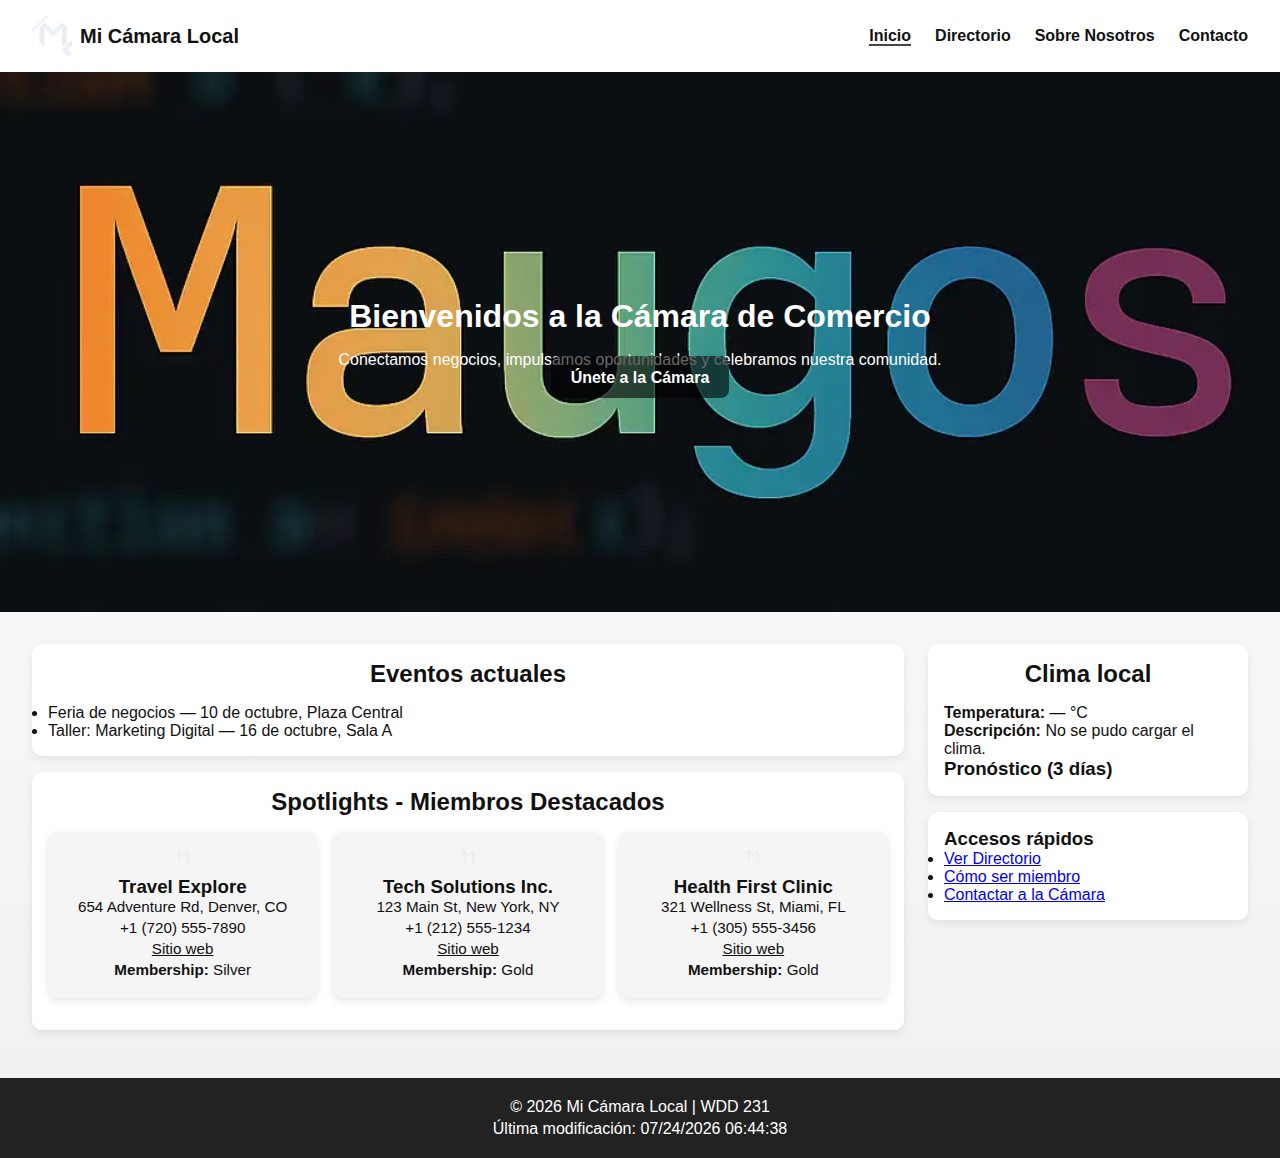
<file: chamber/index.html>
<!DOCTYPE html>
<html lang="es">
    <head>
        <meta charset="UTF-8">
        <meta name="viewport" content="width=device-width, initial-scale=1" />
      
        <title>Chamber of Commerce — Home</title>
        <meta name="description" content="Página principal de la Cámara de Comercio - eventos, noticias, clima y spotlights de empresas locales." />
        <meta name="author" content="Maugos" />
      
        <link rel="icon" type="image/png" href="images/maugos.png" />
      
        <meta property="og:title" content="Chamber of Commerce — Conectando negocios y comunidad" />
        <meta property="og:description" content="Descubre eventos, noticias y empresas locales destacadas en la Cámara de Comercio. Tu punto de conexión para crecer en comunidad." />
        <meta property="og:image" content="images/favicon-2.ico" />
        <meta property="og:url" content="https://maugos1813.github.io/wdd231/chamber/index.html" />
        <meta property="og:type" content="website" />
      
        <link rel="stylesheet" href="styles/directory.css" />
        <link rel="stylesheet" href="styles/index.css" />
      
        <script type="module" src="scripts/index.js"></script> 
      </head>
      
  <body>
    <header>
      <div class="logo">
        <img src="images/favicon-2.ico" alt="logo" />
        <span>Mi Cámara Local</span>
      </div>
      <nav>
        <ul>
          <li><a href="index.html" class="active">Inicio</a></li>
          <li><a href="directory.html">Directorio</a></li>
          <li><a href="about.html">Sobre Nosotros</a></li>
          <li><a href="contact.html">Contacto</a></li>
        </ul>
      </nav>
    </header>

    <main>
      <section class="hero" aria-labelledby="hero-title">
        <div>
          <h1 id="hero-title">Bienvenidos a la Cámara de Comercio</h1>
          <p>Conectamos negocios, impulsamos oportunidades y celebramos nuestra comunidad.</p>
          <p><a class="cta" href="join.html">Únete a la Cámara</a></p>
        </div>
      </section>

      <div class="container">
        <div class="main-grid">
          <div>
            <section class="events" aria-labelledby="events-title">
              <h2 id="events-title">Eventos actuales</h2>
              <ul id="events-list">
                <li>Feria de negocios — 10 de octubre, Plaza Central</li>
                <li>Taller: Marketing Digital — 16 de octubre, Sala A</li>
              </ul>
            </section>

            <section class="spotlights" aria-labelledby="spotlights-title">
              <h2 id="spotlights-title">Spotlights - Miembros Destacados</h2>
              <div id="spotlight-cards" class="spotlight-cards">
              </div>
            </section>
          </div>

          <aside>
            <section class="weather" aria-labelledby="weather-title">
              <h2 id="weather-title">Clima local</h2>
              <div id="weather-current">
                <p><strong>Temperatura:</strong> <span id="temp">—</span> °C</p>
                <p><strong>Descripción:</strong> <span id="desc">—</span></p>
              </div>
              <h3>Pronóstico (3 días)</h3>
              <ul id="forecast-list"></ul>
            </section>

            <section class="events">
              <h3>Accesos rápidos</h3>
              <ul>
                <li><a href="directory.html">Ver Directorio</a></li>
                <li><a href="join.html">Cómo ser miembro</a></li>
                <li><a href="contact.html">Contactar a la Cámara</a></li>
              </ul>
            </section>
          </aside>
        </div>
      </div>
    </main>

    <footer>
      <p>&copy; <span id="year"></span> Mi Cámara Local | WDD 231</p>
      <p>Última modificación: <span id="lastModified"></span></p>
    </footer>
  </body>
</html>
</file>
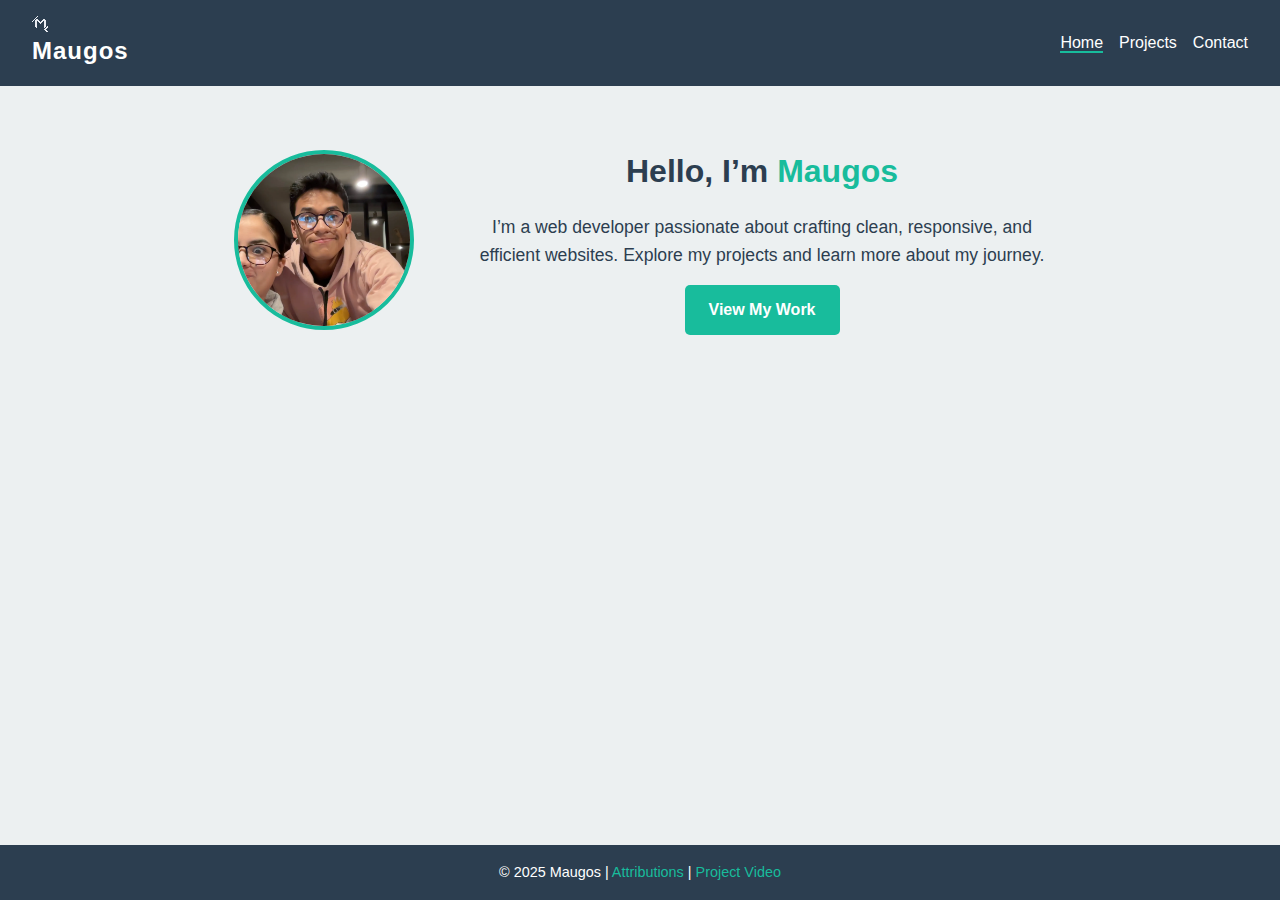
<file: project/index.html>
<!DOCTYPE html>
<html lang="en">
<head>
  <meta charset="UTF-8">
  <meta name="viewport" content="width=device-width, initial-scale=1.0">
  <meta name="description" content="Welcome to the personal portfolio of Maugos, a passionate web developer specialized in building modern, responsive, and user-centered web applications.">
  <meta name="author" content="Maugos">
  <meta property="og:title" content="Maugos | Web Developer Portfolio">
  <meta property="og:description" content="Explore my projects, skills, and contact details as a professional web developer.">
  <meta property="og:image" content="images/profile.webp">
  <title>Maugos | Web Developer Portfolio</title>
  <link rel="icon" href="images/favicon.ico">
  <link rel="stylesheet" href="styles/main.css">
  <script type="module" src="scripts/main.js"></script>

</head>

<body>
  <header>
    <nav class="navbar">
      <h1 class="logo"><img src="images/favicon-2.ico" alt="maugos icon">Maugos</h1>
      <button id="menu-toggle" aria-label="Open Menu">☰</button>
      <ul id="nav-links">
        <li><a href="index.html" class="active">Home</a></li>
        <li><a href="projects.html">Projects</a></li>
        <li><a href="contact.html">Contact</a></li>
      </ul>
    </nav>
  </header>

  <main>
    <section class="hero">
      <img src="images/mauro-2.webp" alt="Photo of Maugos" class="profile-pic">
      <div>
        <h2>Hello, I’m <span class="highlight">Maugos</span></h2>
        <p>I’m a web developer passionate about crafting clean, responsive, and efficient websites. Explore my projects and learn more about my journey.</p>
        <a href="projects.html" class="btn">View My Work</a>
      </div>
    </section>
  </main>

  <footer>
    <p>&copy; 2025 Maugos | <a href="attributions.html">Attributions</a> | 
      <a href="https://youtu.be/your-video-link" target="_blank">Project Video</a>
    </p>
  </footer>
</body>
</html>
</file>
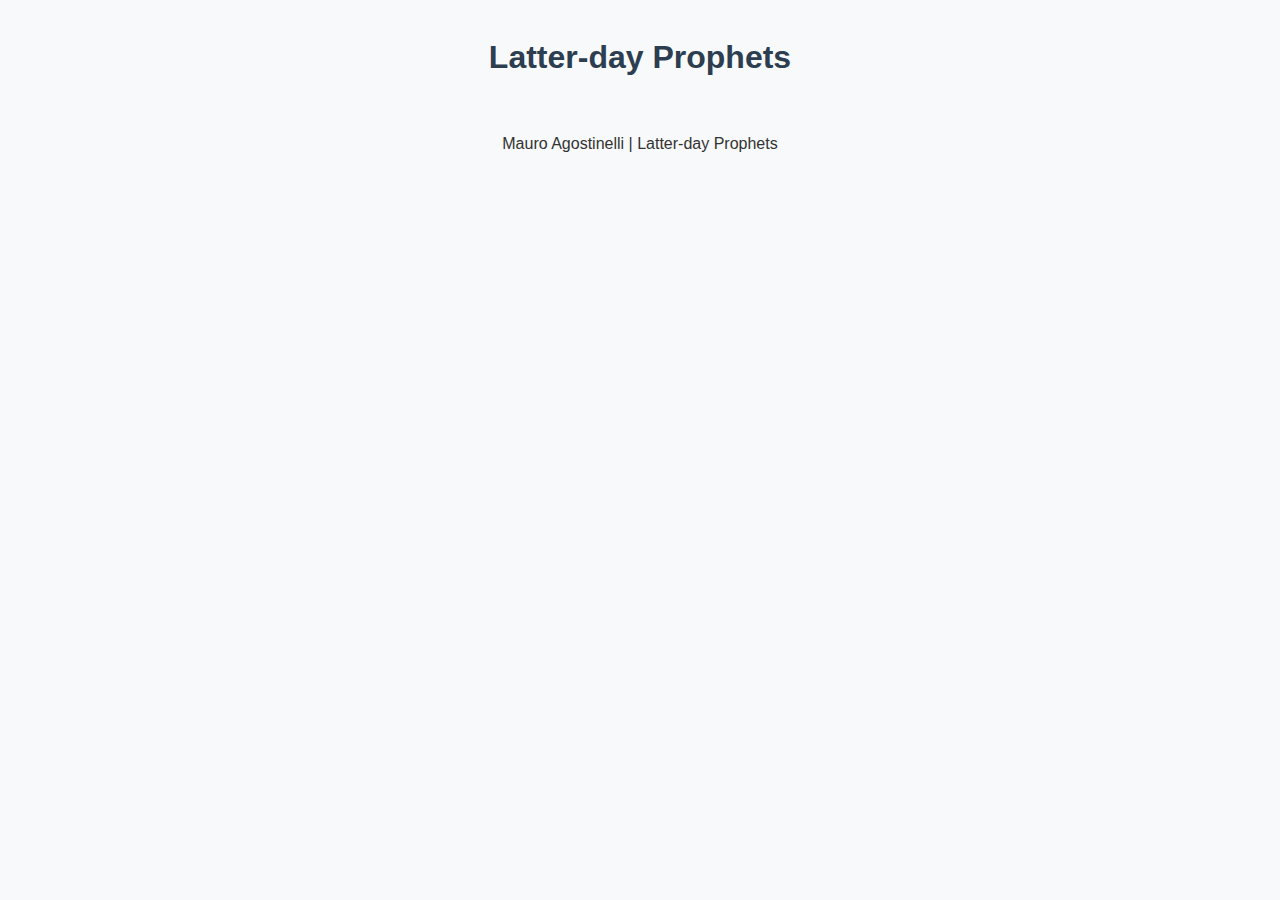
<file: prophets.html>
<!DOCTYPE html>
<html lang="en">
  <head>
    <meta charset="UTF-8">
    <meta name="viewport" content="width=device-width, initial-scale=1.0">
    <title>Latter-day Prophets</title>
    <meta name="description" content="Información sobre los profetas de los Santos de los Últimos Días (Latter-day Prophets).">
    <meta name="keywords" content="profetas, latter-day, iglesia, historia, líderes, mormonismo">
    <meta name="author" content="Mauro Agostinelli">
    <link rel="icon" type="image/png" href="images/favicon.ico">
    <meta property="og:title" content="Latter-day Prophets">
    <meta property="og:description" content="Conoce a los profetas de los Santos de los Últimos Días.">
    <meta property="og:type" content="website">
    <meta property="og:url" content="https://tusitio.com/prophets">
    <meta property="og:image" content="https://tusitio.com/images/prophets-og.jpg">
    <meta name="twitter:card" content="summary_large_image">
    <meta name="twitter:title" content="Latter-day Prophets">
    <meta name="twitter:description" content="Conoce a los profetas de los Santos de los Últimos Días.">
    <meta name="twitter:image" content="https://tusitio.com/images/prophets-og.jpg">
    <link rel="stylesheet" href="styles/prophets.css">
    <script src="scripts/prophets.js" defer></script>
  </head>
  
<body>
  <header>
    <h1>Latter-day Prophets</h1>
  </header>
  <main>
    <div id="cards"></div>
  </main>
  <footer>
    Mauro Agostinelli | Latter-day Prophets
  </footer>
</body>
</html>
</file>
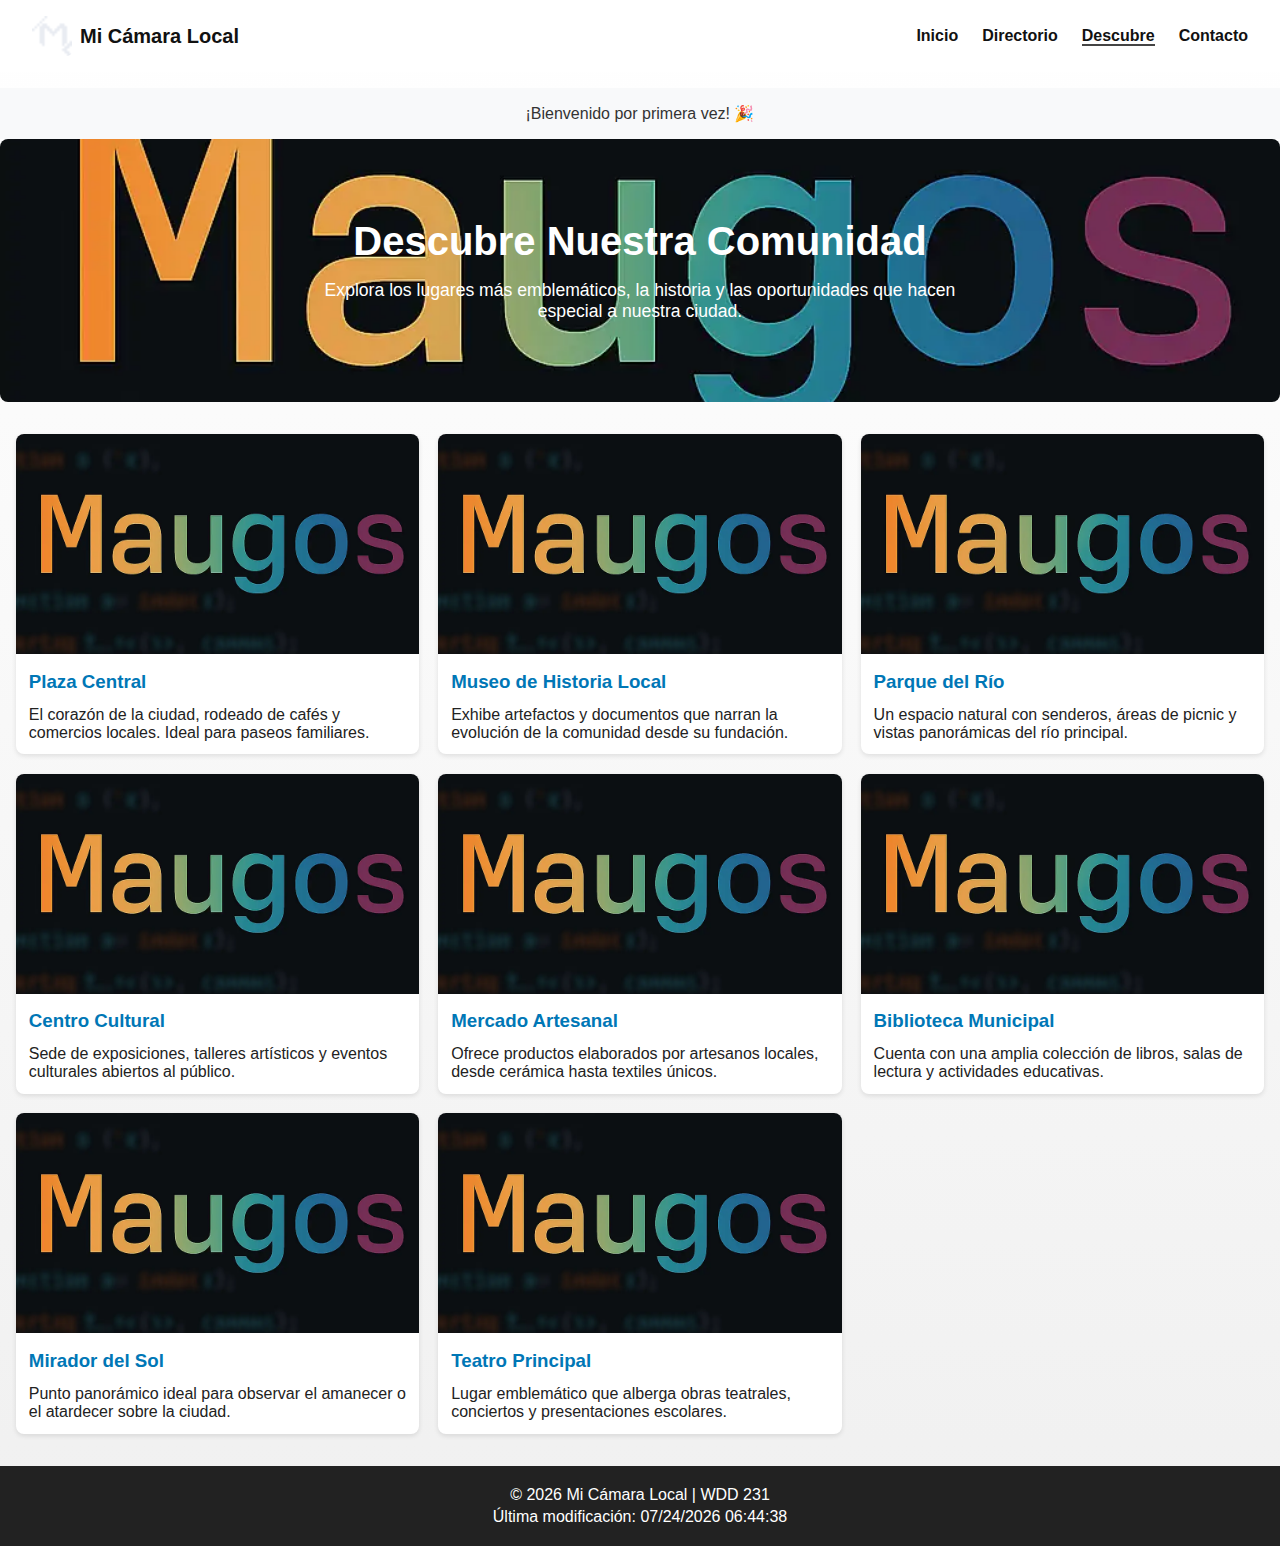
<file: chamber/discover.html>
<!DOCTYPE html>
<html lang="es">
  <head>
    <meta charset="UTF-8" />
    <meta name="viewport" content="width=device-width, initial-scale=1" />
    <title>Chamber of Commerce — Discover</title>

    <meta
      name="description"
      content="Descubre la comunidad local, sus lugares destacados, historia y oportunidades en la Cámara de Comercio."
    />
    <meta name="author" content="Maugos" />

    <link rel="icon" type="image/png" href="images/favicon-2.ico" />

    <meta
      property="og:title"
      content="Chamber of Commerce — Descubre Nuestra Comunidad"
    />
    <meta
      property="og:description"
      content="Explora los lugares más importantes y la historia de nuestra comunidad local."
    />
    <meta
      property="og:image"
      content="https://maugos1813.github.io/wdd231/chamber/images/maugos.png"
    />
    <meta
      property="og:url"
      content="https://maugos1813.github.io/wdd231/chamber/discover.html"
    />
    <meta property="og:type" content="website" />

    <link
      rel="preload"
      as="style"
      href="https://fonts.googleapis.com/css2?family=Roboto:wght@400;500;700&display=swap"
    />
    <link
      rel="stylesheet"
      href="https://fonts.googleapis.com/css2?family=Roboto:wght@400;500;700&display=swap"
    />

    <link rel="stylesheet" href="styles/index.css" />
    <link rel="stylesheet" href="styles/discover.css" />

    <script type="module" src="scripts/discover.js"></script>
  </head>

  <body>
    <header>
      <div class="logo">
        <img src="images/favicon-2.ico" alt="logo" />
        <span>Mi Cámara Local</span>
      </div>
      <button class="nav-toggle" aria-label="Abrir menú">☰</button>

      <nav>
        <ul>
          <li><a href="index.html">Inicio</a></li>
          <li><a href="directory.html">Directorio</a></li>
          <li><a href="discover.html" class="active">Descubre</a></li>
          <li><a href="join.html">Contacto</a></li>
        </ul>
      </nav>
    </header>

    <main>
      <section class="visit-section">
        <p id="visit-message" class="visit-message"></p>
      </section>

      <section class="discover-hero">
        <h1>Descubre Nuestra Comunidad</h1>
        <p>
          Explora los lugares más emblemáticos, la historia y las oportunidades
          que hacen especial a nuestra ciudad.
        </p>
      </section>

      <section class="discover-container">
     
      </section>
    </main>

    <footer>
      <p>&copy; <span id="year"></span> Mi Cámara Local | WDD 231</p>
      <p>Última modificación: <span id="lastModified"></span></p>
    </footer>
  </body>
</html>
</file>
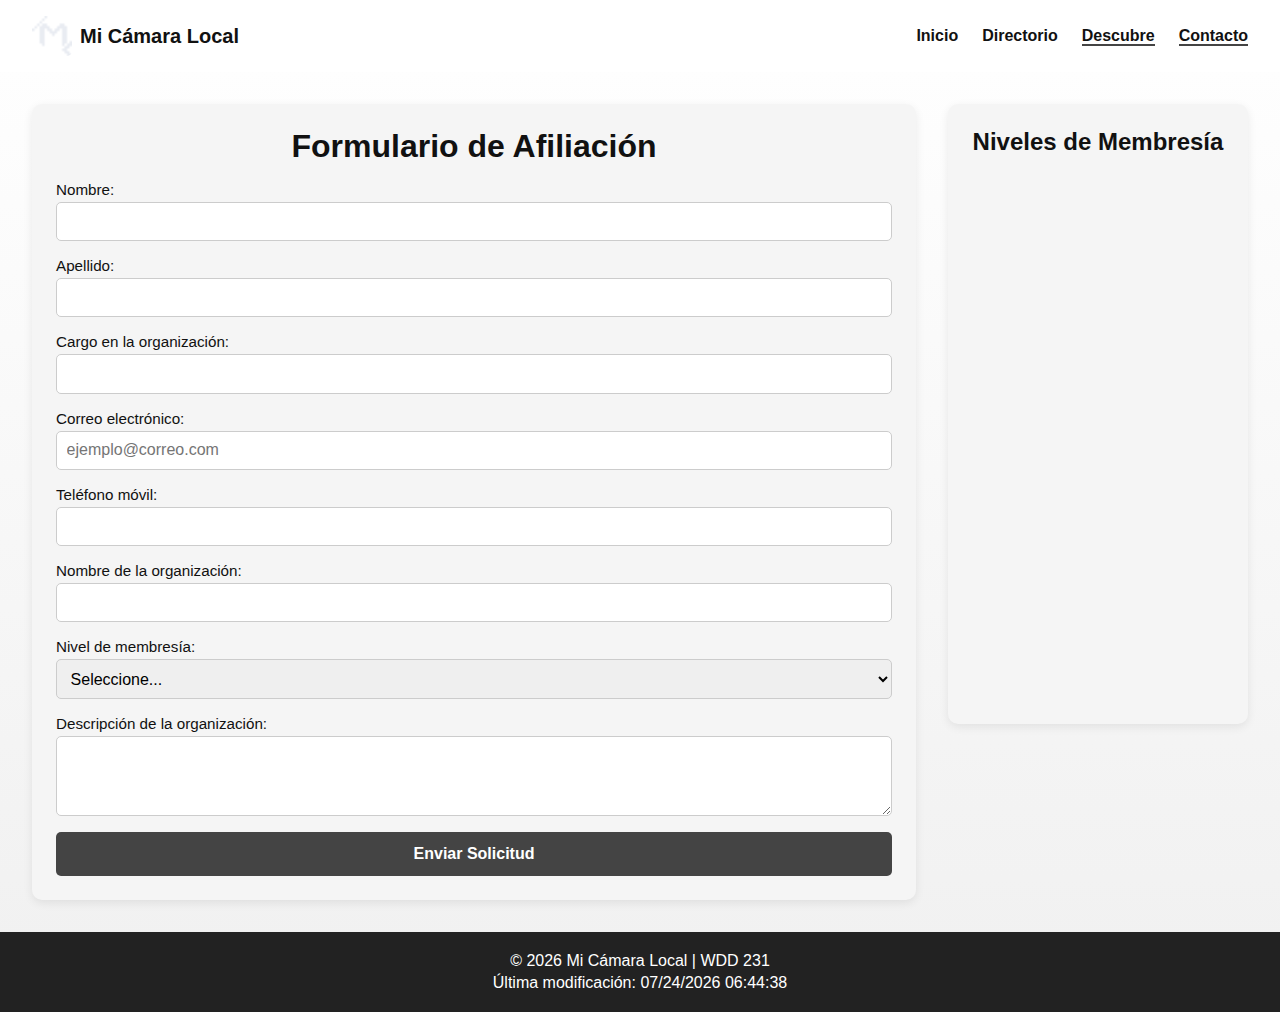
<file: chamber/join.html>
<!DOCTYPE html>
<html lang="es">
<head>
  <meta charset="UTF-8">
  <meta name="viewport" content="width=device-width, initial-scale=1" />
  <title>Chamber of Commerce — Afiliación</title>
  <meta name="description" content="Formulario de afiliación a la Cámara de Comercio.">
  <meta name="author" content="Maugos">

  <link rel="icon" href="images/favicon-2.ico">
  <link rel="preload" as="style" href="https://fonts.googleapis.com/css2?family=Roboto:wght@400;500;700&display=swap">
  <link rel="stylesheet" href="https://fonts.googleapis.com/css2?family=Roboto:wght@400;500;700&display=swap">
  <link rel="stylesheet" href="styles/join.css">

  <script src="scripts/join.js" defer></script>
</head>

<body>
  <header>
    <div class="logo">
      <img src="images/favicon-2.ico" alt="Logo Cámara de Comercio">
      <span>Mi Cámara Local</span>
    </div>
    <button class="nav-toggle" aria-label="Abrir menú">☰</button>
    <nav>
      <ul>
        <li><a href="index.html">Inicio</a></li>
        <li><a href="directory.html">Directorio</a></li>
        <li><a href="discover.html" class="active">Descubre</a></li>
        <li><a href="join.html" class="active">Contacto</a></li>
      </ul>
    </nav>
  </header>

  <main>
    <section class="join-form">
      <h1>Formulario de Afiliación</h1>
      <form method="get" action="thankyou.html">
        <label>Nombre:
          <input type="text" name="fname" required autocomplete="given-name" title="Ingrese su nombre">
        </label>

        <label>Apellido:
          <input type="text" name="lname" required autocomplete="family-name" title="Ingrese su apellido">
        </label>

        <label>Cargo en la organización:
          <input type="text" name="orgtitle" pattern="[A-Za-zÀ-ÿ\s-]{7,}" title="Mínimo 7 caracteres. Solo letras, guiones y espacios." autocomplete="organization-title">
        </label>

        <label>Correo electrónico:
          <input type="email" name="email" placeholder="ejemplo@correo.com" required autocomplete="email" title="Ingrese su correo electrónico">
        </label>

        <label>Teléfono móvil:
          <input type="tel" name="phone" required autocomplete="tel"
                 pattern="^\+?\d{7,15}$"
                 title="Ingrese un número válido (7-15 dígitos, puede iniciar con +)">
        </label>

        <label>Nombre de la organización:
          <input type="text" name="organization" required autocomplete="organization" title="Ingrese el nombre de la organización">
        </label>

        <label>Nivel de membresía:
          <select name="membership" required title="Seleccione un nivel de membresía">
            <option value="">Seleccione...</option>
            <option value="np">NP Membership (sin costo)</option>
            <option value="bronze">Bronze Membership</option>
            <option value="silver">Silver Membership</option>
            <option value="gold">Gold Membership</option>
          </select>
        </label>

        <label>Descripción de la organización:
          <textarea name="description" title="Descripción de la organización"></textarea>
        </label>

        <input type="hidden" name="timestamp" id="timestamp">

        <input type="submit" value="Enviar Solicitud">
      </form>
    </section>

    <section class="membership-cards">
      <h2>Niveles de Membresía</h2>
      <div class="cards-container">
        <div class="card" data-modal="modal-np">
          <h3>NP Membership</h3>
          <p>Sin costo. Ideal para organizaciones sin fines de lucro.</p>
          <button type="button">Más información</button>
        </div>
        <div class="card" data-modal="modal-bronze">
          <h3>Bronze Membership</h3>
          <p>Beneficios iniciales para pequeñas empresas.</p>
          <button type="button">Más información</button>
        </div>
        <div class="card" data-modal="modal-silver">
          <h3>Silver Membership</h3>
          <p>Mayor visibilidad y acceso a eventos.</p>
          <button type="button">Más información</button>
        </div>
        <div class="card" data-modal="modal-gold">
          <h3>Gold Membership</h3>
          <p>Todos los beneficios y máxima exposición.</p>
          <button type="button">Más información</button>
        </div>
      </div>
    </section>

    <div id="modal-np" class="modal" role="dialog" aria-hidden="true">
      <div class="modal-content">
        <h3>NP Membership</h3>
        <p>Afiliación gratuita para ONGs y asociaciones comunitarias.</p>
        <button type="button" class="close">Cerrar</button>
      </div>
    </div>

    <div id="modal-bronze" class="modal" role="dialog" aria-hidden="true">
      <div class="modal-content">
        <h3>Bronze Membership</h3>
        <ul>
          <li>Acceso básico a eventos</li>
          <li>Boletín mensual</li>
        </ul>
        <button type="button" class="close">Cerrar</button>
      </div>
    </div>

    <div id="modal-silver" class="modal" role="dialog" aria-hidden="true">
      <div class="modal-content">
        <h3>Silver Membership</h3>
        <ul>
          <li>Eventos + descuentos</li>
          <li>Publicidad en la página principal</li>
        </ul>
        <button type="button" class="close">Cerrar</button>
      </div>
    </div>

    <div id="modal-gold" class="modal" role="dialog" aria-hidden="true">
      <div class="modal-content">
        <h3>Gold Membership</h3>
        <ul>
          <li>Todos los beneficios de Silver</li>
          <li>Spotlight en la home</li>
          <li>Entrenamientos exclusivos</li>
        </ul>
        <button type="button" class="close">Cerrar</button>
      </div>
    </div>
  </main>

  <footer>
    <p>&copy; <span id="year"></span> Mi Cámara Local | WDD 231</p>
    <p>Última modificación: <span id="lastModified"></span></p>
  </footer>
</body>
</html>
</file>
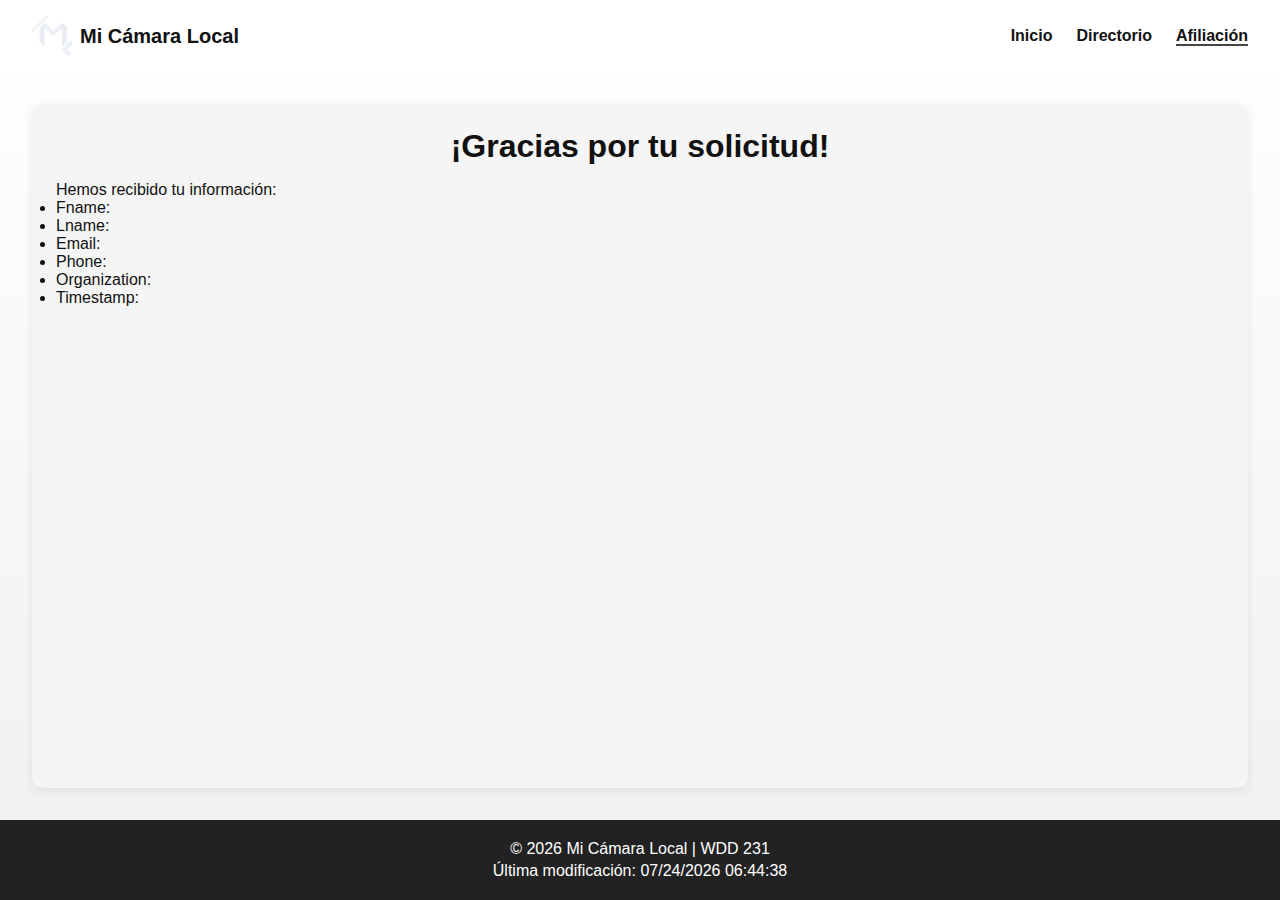
<file: chamber/thankyou.html>
<!DOCTYPE html>
<html lang="es">
<head>
  <meta charset="UTF-8">
  <meta name="viewport" content="width=device-width, initial-scale=1.0">
  <title>Gracias por Afiliarte</title>
  <link rel="stylesheet" href="styles/join.css">
  <script src="scripts/thankyou.js" defer></script>
</head>
<body>
  <header>
    <div class="logo">
      <img src="images/favicon-2.ico" alt="Logo Cámara de Comercio">
      <span>Mi Cámara Local</span>
    </div>
    <nav>
      <ul>
        <li><a href="index.html">Inicio</a></li>
        <li><a href="directory.html">Directorio</a></li>
        <li><a href="join.html" class="active">Afiliación</a></li>
      </ul>
    </nav>
  </header>

  <main>
    <section class="join-form">
      <h1>¡Gracias por tu solicitud!</h1>
      <p>Hemos recibido tu información:</p>
      <ul id="submitted-info"></ul>
    </section>
  </main>

  <footer>
    <p>&copy; <span id="year"></span> Mi Cámara Local | WDD 231</p>
    <p>Última modificación: <span id="lastModified"></span></p>
  </footer>

</body>
</html>
</file>
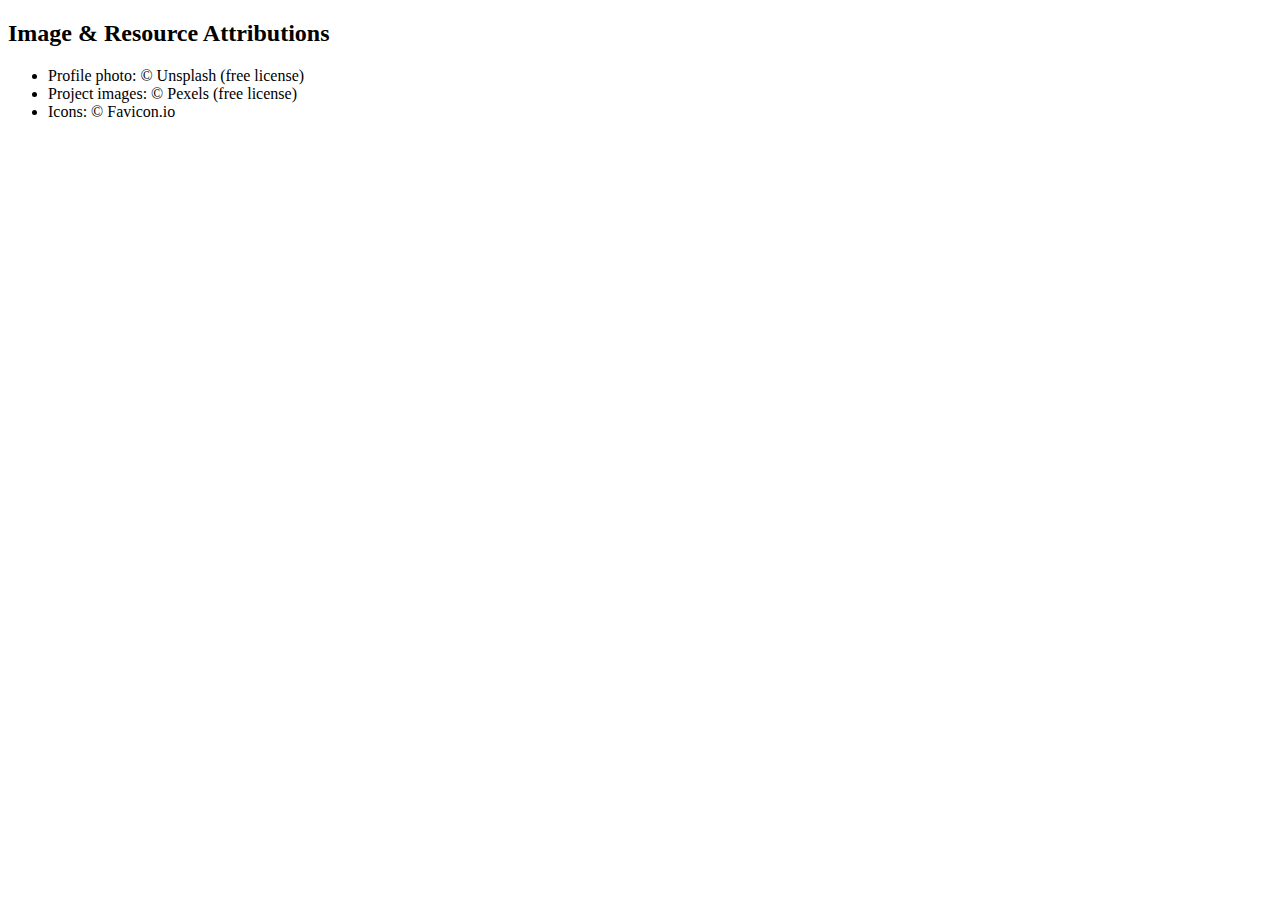
<file: project/attributions.html>
<!DOCTYPE html>
<html lang="en">
<head>
  <meta charset="UTF-8">
  <meta name="viewport" content="width=device-width, initial-scale=1.0">
  <title>Attributions</title>
</head>
<body>
  <h2>Image & Resource Attributions</h2>
  <ul>
    <li>Profile photo: © Unsplash (free license)</li>
    <li>Project images: © Pexels (free license)</li>
    <li>Icons: © Favicon.io</li>
  </ul>
</body>
</html>
</file>
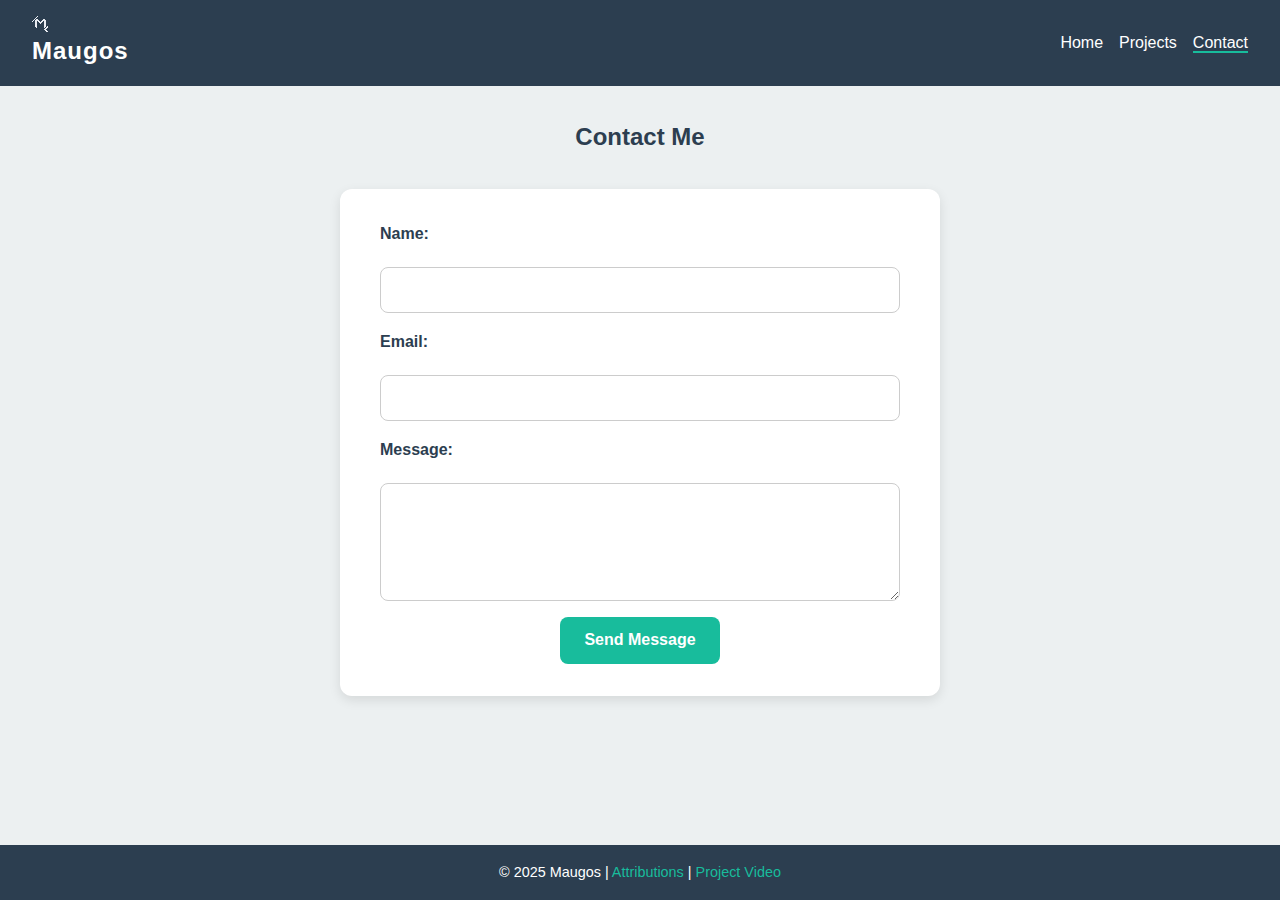
<file: project/contact.html>
<!DOCTYPE html>
<html lang="en">
<head>
  <meta charset="UTF-8">
  <meta name="viewport" content="width=device-width, initial-scale=1.0">
  <meta name="description" content="Get in touch with Maugos, a professional web developer available for projects and collaborations.">
  <meta name="author" content="Maugos">
  <meta property="og:title" content="Contact | Maugos Portfolio">
  <meta property="og:description" content="Contact form and links to connect with Maugos, web developer.">
  <title>Contact | Maugos Portfolio</title>
  <link rel="icon" href="images/favicon.ico">
  <link rel="stylesheet" href="styles/main.css">
  <script type="module" src="scripts/main.js" defer></script>
</head>

<body>
  <header>
    <nav class="navbar">
        <h1 class="logo"><img src="images/favicon-2.ico" alt="maugos icon">Maugos</h1>
      <button id="menu-toggle" aria-label="Open Menu">☰</button>
      <ul id="nav-links">
        <li><a href="index.html">Home</a></li>
        <li><a href="projects.html">Projects</a></li>
        <li><a href="contact.html" class="active">Contact</a></li>
      </ul>
    </nav>
  </header>

  <main>
    <h2 class="page-title">Contact Me</h2>
    <form id="contactForm" action="form-response.html" method="get">
      <label for="name">Name:</label>
      <input id="name" name="name" type="text" required>

      <label for="email">Email:</label>
      <input id="email" name="email" type="email" required>

      <label for="message">Message:</label>
      <textarea id="message" name="message" rows="5" required></textarea>

      <button type="submit" class="btn">Send Message</button>
    </form>
  </main>

  <footer>
    <p>&copy; 2025 Maugos | <a href="attributions.html">Attributions</a> | 
      <a href="https://youtu.be/your-video-link" target="_blank">Project Video</a>
    </p>
  </footer>
</body>
</html>
</file>
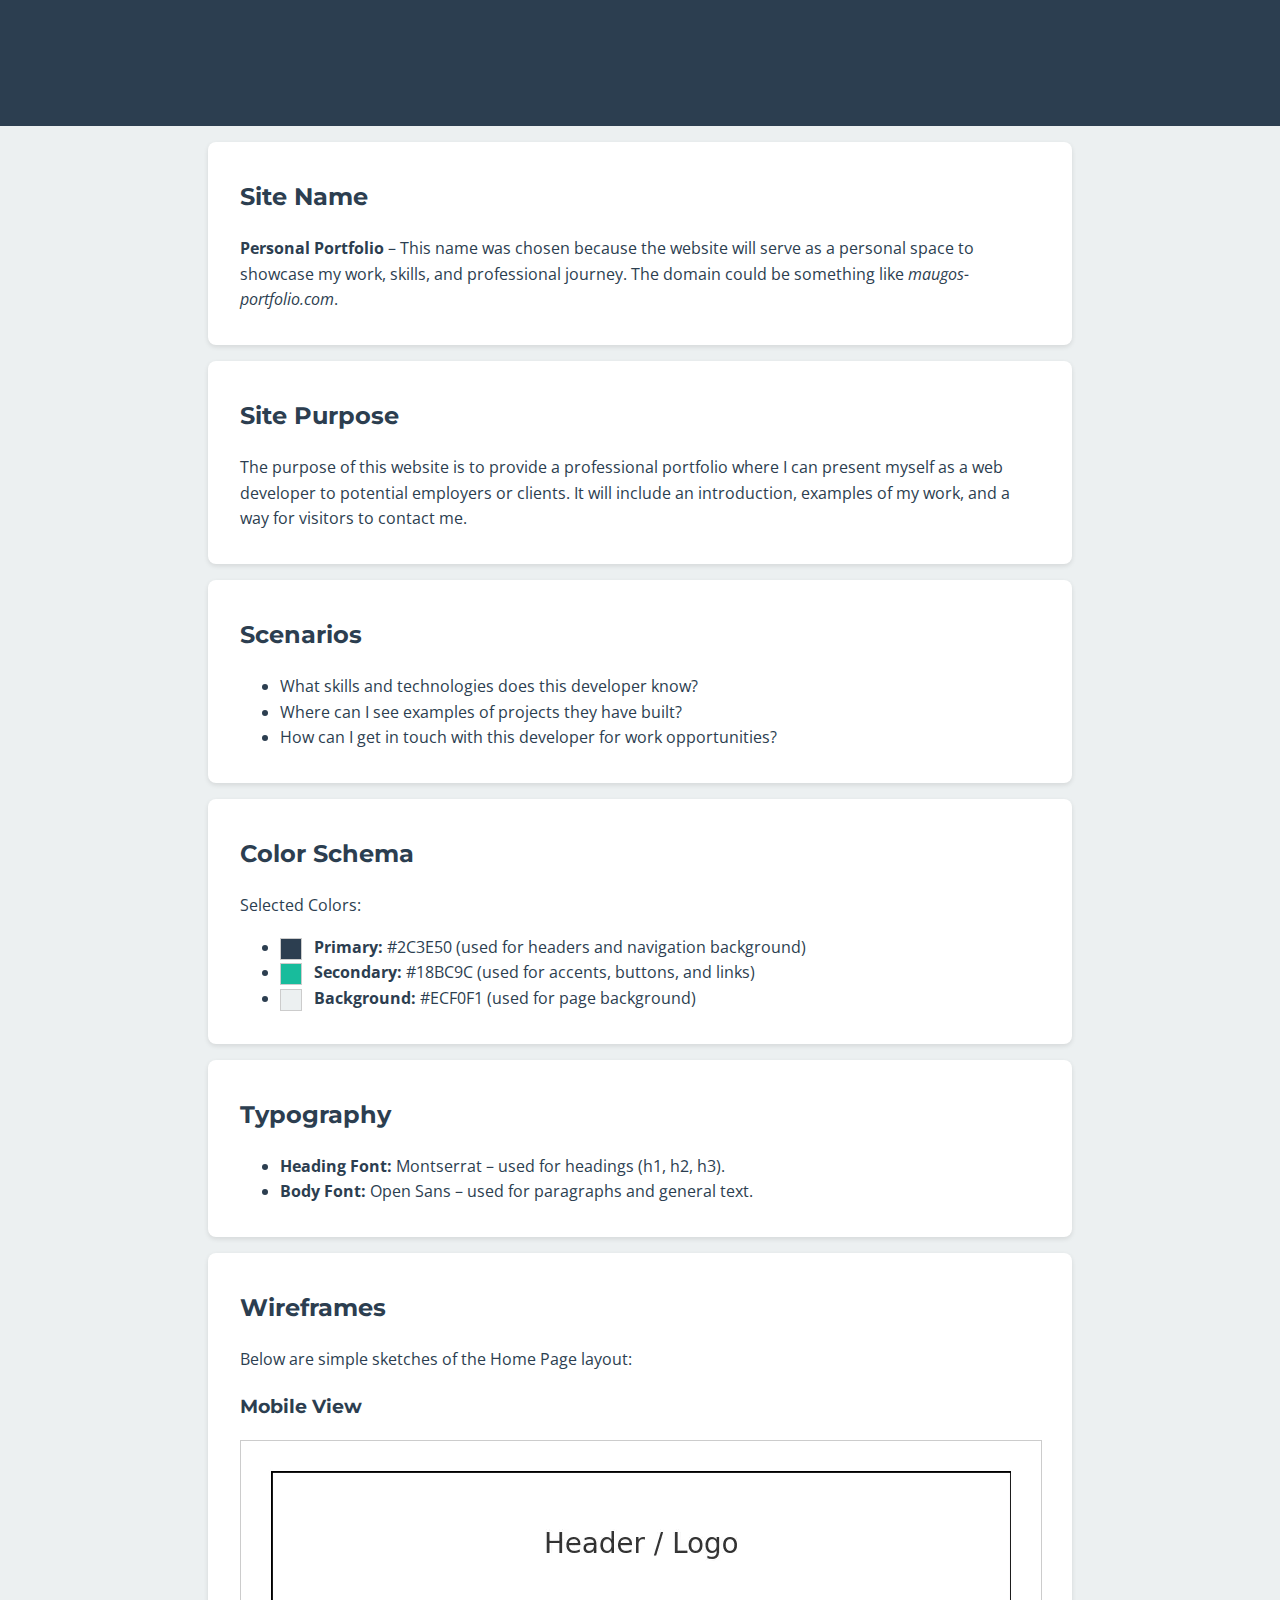
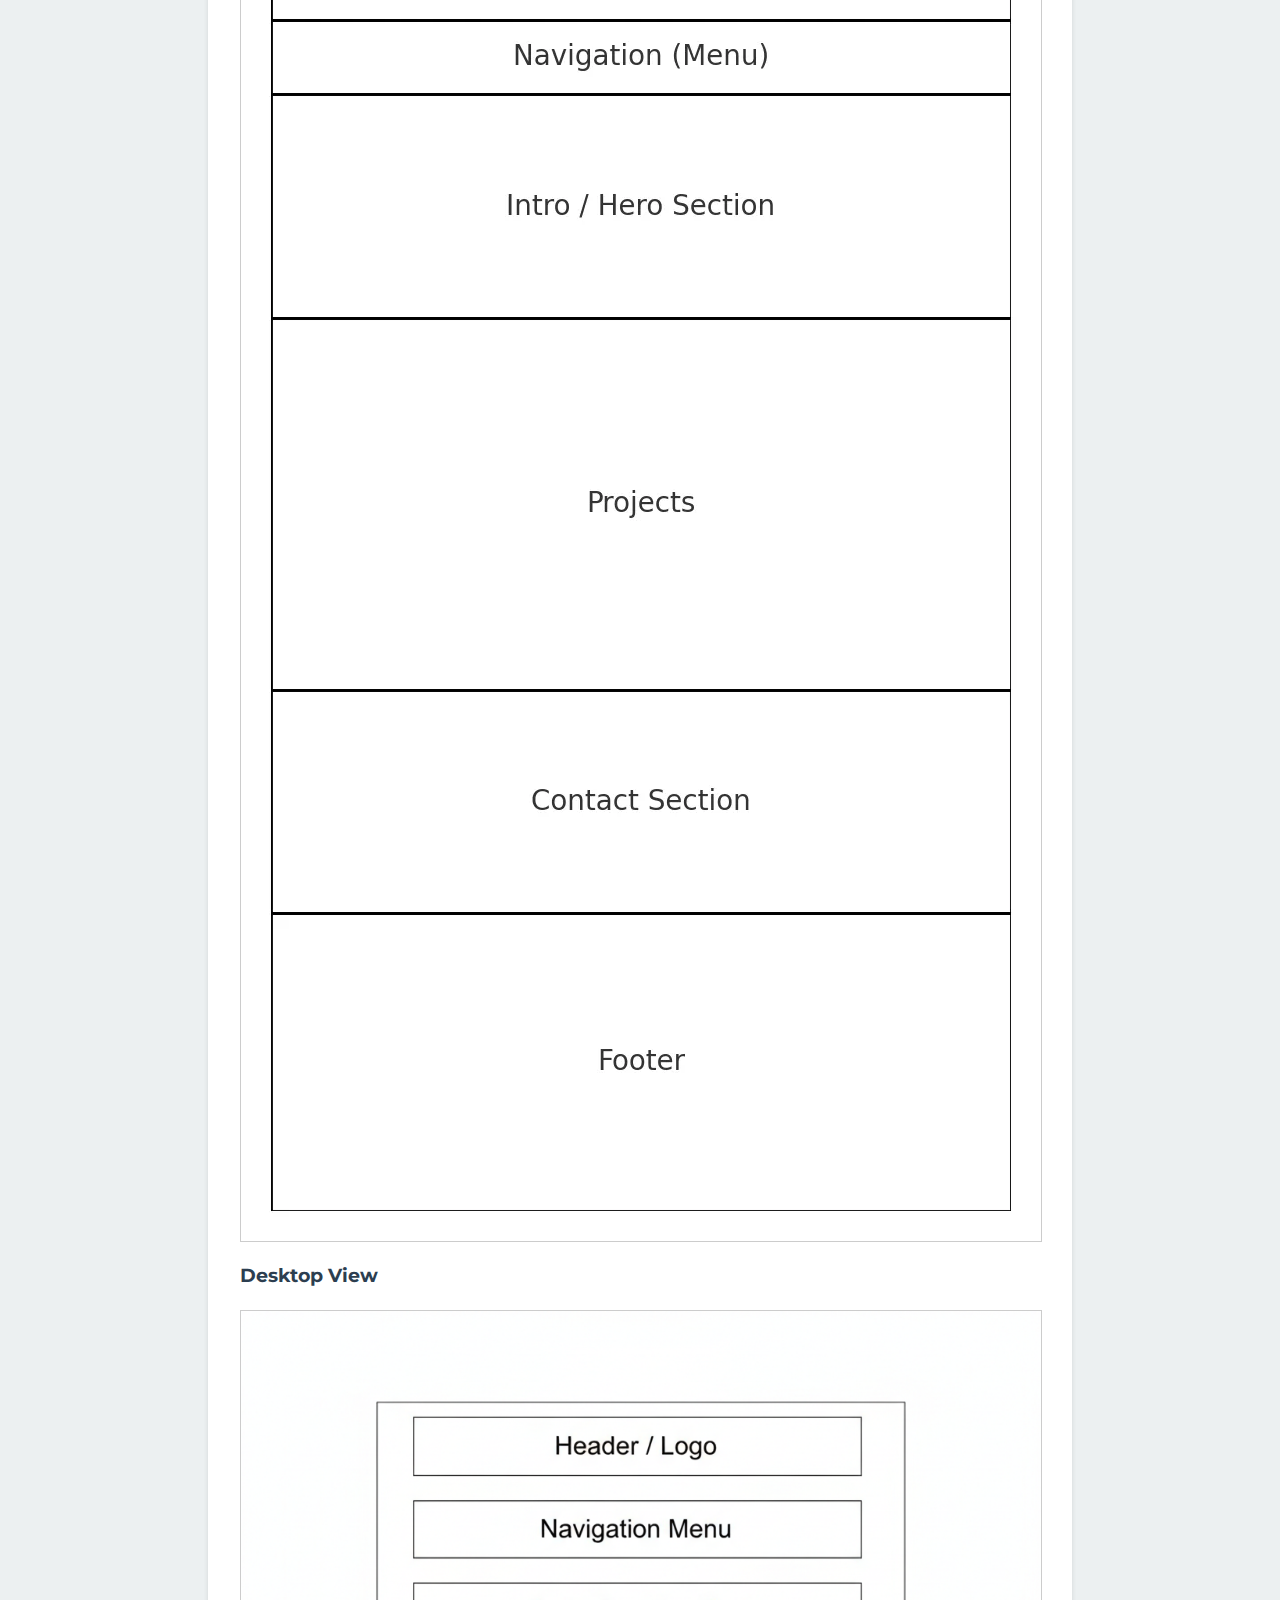
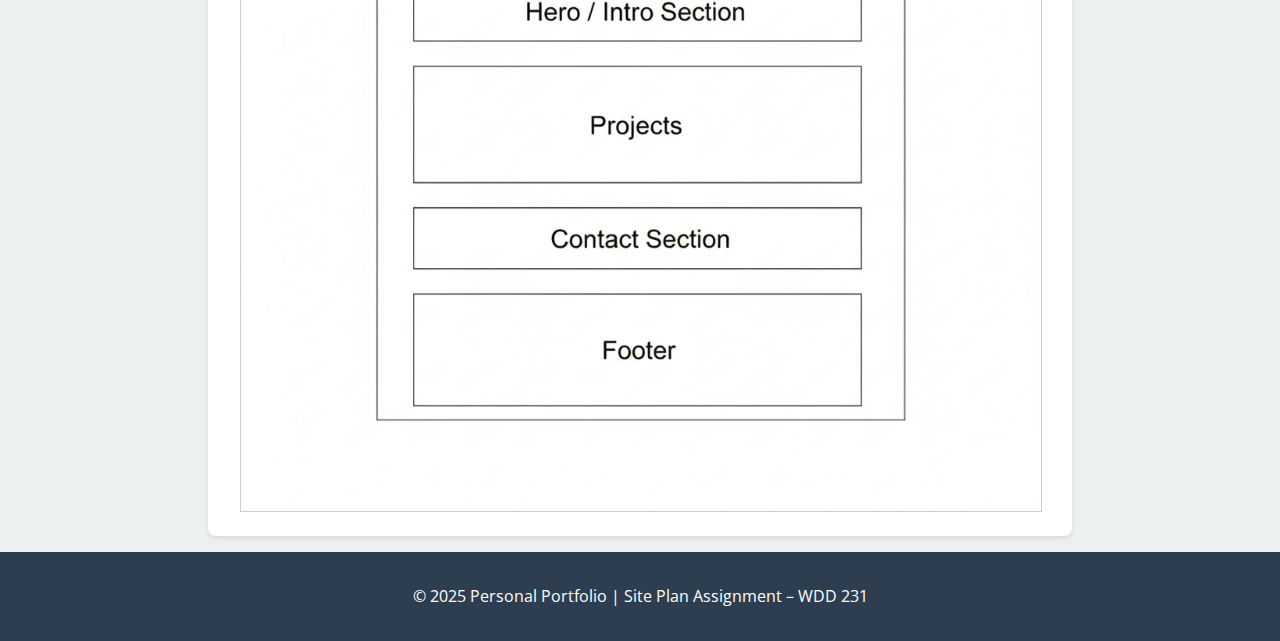
<file: project/portfolio.html>
<!DOCTYPE html>
<html lang="en">
<head>
  <meta charset="UTF-8">
  <meta name="viewport" content="width=device-width, initial-scale=1.0">
  <title>Site Plan - Personal Portfolio</title>
  <link rel="stylesheet" href="styles/portfolio.css">
</head>
<body>
  <header>
    <h1>Site Plan: Personal Portfolio</h1>
  </header>

  <main>
    <section>
      <h2>Site Name</h2>
      <p><strong>Personal Portfolio</strong> – This name was chosen because the website will serve as a personal space to showcase my work, skills, and professional journey. The domain could be something like <em>maugos-portfolio.com</em>.</p>
    </section>

    <section>
      <h2>Site Purpose</h2>
      <p>The purpose of this website is to provide a professional portfolio where I can present myself as a web developer to potential employers or clients. It will include an introduction, examples of my work, and a way for visitors to contact me.</p>
    </section>

    <section>
      <h2>Scenarios</h2>
      <ul>
        <li>What skills and technologies does this developer know?</li>
        <li>Where can I see examples of projects they have built?</li>
        <li>How can I get in touch with this developer for work opportunities?</li>
      </ul>
    </section>

    <section>
      <h2>Color Schema</h2>
      <p>Selected Colors:</p>
      <ul>
        <li><span class="color-swatch primary"></span> <strong>Primary:</strong> #2C3E50 (used for headers and navigation background)</li>
        <li><span class="color-swatch secondary"></span> <strong>Secondary:</strong> #18BC9C (used for accents, buttons, and links)</li>
        <li><span class="color-swatch background"></span> <strong>Background:</strong> #ECF0F1 (used for page background)</li>
      </ul>
    </section>

    <section>
      <h2>Typography</h2>
      <ul>
        <li><strong>Heading Font:</strong> Montserrat – used for headings (h1, h2, h3).</li>
        <li><strong>Body Font:</strong> Open Sans – used for paragraphs and general text.</li>
      </ul>
    </section>

    <section>
      <h2>Wireframes</h2>
      <p>Below are simple sketches of the Home Page layout:</p>
      <h3>Mobile View</h3>
      <img src="images/wireframe_mobile.webp" alt="Wireframe of mobile homepage layout">
      <h3>Desktop View</h3>
      <img src="images/wireframe_desktop.webp" alt="Wireframe of desktop homepage layout">
    </section>
  </main>

  <footer>
    <p>&copy; 2025 Personal Portfolio | Site Plan Assignment – WDD 231</p>
  </footer>
</body>
</html>
</file>
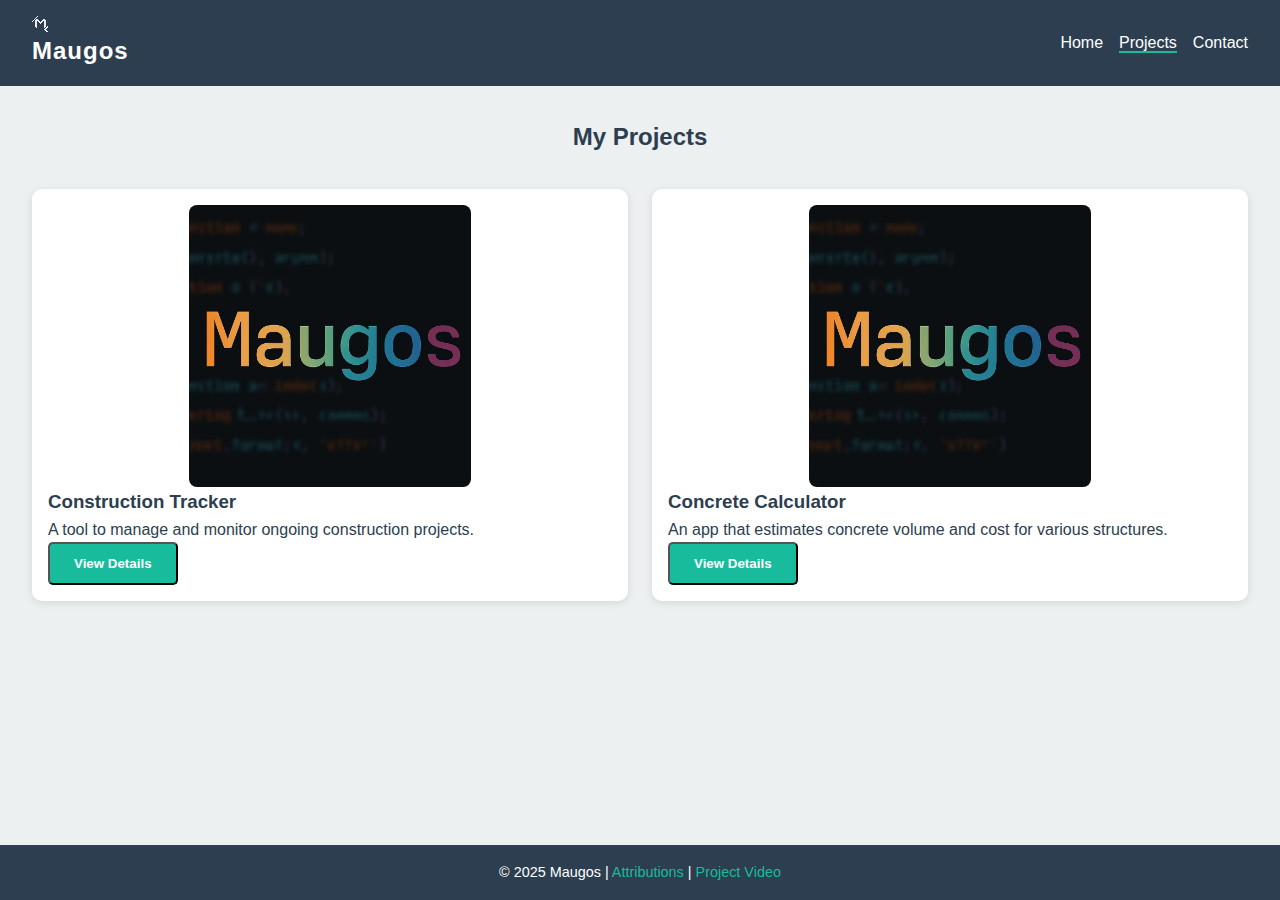
<file: project/projects.html>
<!DOCTYPE html>
<html lang="en">
<head>
  <meta charset="UTF-8">
  <meta name="viewport" content="width=device-width, initial-scale=1.0">
  <meta name="description" content="A showcase of Maugos' web development projects including frontend, backend, and full-stack applications.">
  <meta name="author" content="Maugos">
  <meta property="og:title" content="Projects by Maugos | Web Developer Portfolio">
  <meta property="og:description" content="Explore professional web projects built by Maugos using modern web technologies.">
  <meta property="og:image" content="images/project1.webp">
  <title>Projects | Maugos Portfolio</title>
  <link rel="icon" href="images/favicon.ico">
  <link rel="stylesheet" href="styles/main.css">
  <script type="module" src="scripts/main.js"></script>
  <script type="module" src="scripts/data.js" defer></script>
</head>

<body>
  <header>
    <nav class="navbar">
        <h1 class="logo"><img src="images/favicon-2.ico" alt="maugos icon">Maugos</h1>
      <button id="menu-toggle" aria-label="Open Menu">☰</button>
      <ul id="nav-links">
        <li><a href="index.html">Home</a></li>
        <li><a href="projects.html" class="active">Projects</a></li>
        <li><a href="contact.html">Contact</a></li>
      </ul>
    </nav>
  </header>

  <main>
    <h2 class="page-title">My Projects</h2>
    <section id="projects" class="projects-grid" aria-live="polite">
      <p>Loading projects...</p>
    </section>
  </main>


  <div id="modal" class="modal hidden">
    <div class="modal-content">
      <button id="closeModal" aria-label="Close Modal">×</button>
      <div id="modalBody"></div>
    </div>
  </div>

  <footer>
    <p>&copy; 2025 Maugos | <a href="attributions.html">Attributions</a> | 
      <a href="https://youtu.be/your-video-link" target="_blank">Project Video</a>
    </p>
  </footer>
</body>
</html>
</file>
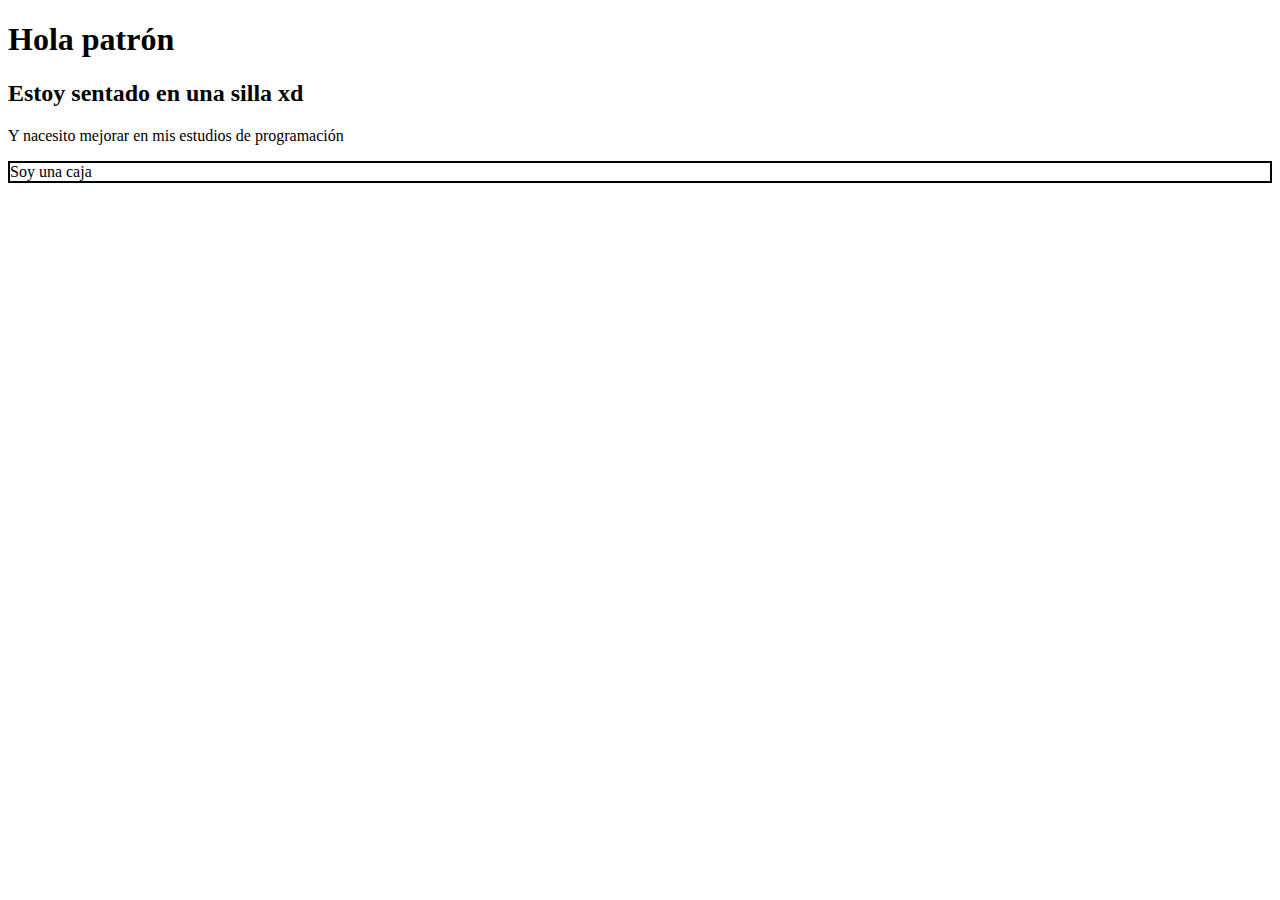
<file: prueba/prueba.html>
<!DOCTYPE html>
<html lang="en">
<head>
    <meta charset="UTF-8">
    <meta name="viewport" content="width=device-width, initial-scale=1.0">
    <title>Document</title>
    <script src="scripts/prueba.js" defer></script>
</head>
<body>
    <h1>Hola mundo</h1>
    <div id="prueba"></div>
</body>
</html>
</file>
<file: chamber/styles/directory.css>
:root {
  --color-bg: #ffffff;
  --color-text: #111111;
  --color-card: #f5f5f5;
  --color-footer-bg: #222222;
  --color-footer-text: #ffffff;
  --color-button-bg: #444444;
  --color-button-text: #ffffff;
  --font-main: 'Segoe UI', Tahoma, Geneva, Verdana, sans-serif;
}

* {
  margin: 0;
  padding: 0;
  box-sizing: border-box;
}

body {
  font-family: var(--font-main);
  color: var(--color-text);
  background: linear-gradient(to bottom, #fff, #f0f0f0);
  display: flex;
  flex-direction: column;
  min-height: 100vh;
}

header {
  display: flex;
  justify-content: space-between;
  align-items: center;
  padding: 1rem 2rem;
  background: rgba(255, 255, 255, 0.95);
  position: relative;
  z-index: 1000;
  flex-wrap: wrap;
}

header .logo {
  display: flex;
  align-items: center;
  gap: 0.5rem;
  font-weight: bold;
  font-size: 1.25rem;
  color: var(--color-text);
}

header .logo img {
  width: 40px;
  height: auto;
  border-radius: 5px;
}

nav ul {
  list-style: none;
  display: flex;
  gap: 1.5rem;
}

nav a {
  text-decoration: none;
  color: var(--color-text);
  font-weight: 600;
  transition: color 0.3s;
}

nav a.active {
  border-bottom: 2px solid #444;
}

nav a:hover {
  color: #555;
}

.nav-toggle {
  display: none;
  background: none;
  border: none;
  font-size: 2rem;
  cursor: pointer;
}

.hero {
  display: grid;
  place-items: center;
  min-height: 60vh;
  padding: 2rem;
  background-image: url('/chamber/images/maugos.webp');
  background-size: cover;
  background-position: center;
  color: white;
  text-align: center;
  gap: 1rem;
}

.hero .cta {
  background: rgba(0,0,0,0.6);
  padding: 0.8rem 1.2rem;
  border-radius: 8px;
  text-decoration: none;
  color: white;
  font-weight: 700;
}

.main-grid {
  display: grid;
  grid-template-columns: 1fr 320px;
  gap: 1.5rem;
  align-items: start;
  padding: 2rem;
}

.events, .weather, .spotlights {
  background: rgba(255,255,255,0.95);
  padding: 1rem;
  border-radius: 10px;
  box-shadow: 0 3px 8px rgba(0,0,0,0.08);
  margin-bottom: 1rem;
}

.spotlight-cards {
  display: grid;
  gap: 1rem;
  grid-template-columns: repeat(auto-fit,minmax(220px,1fr));
}

#cards {
  display: grid;
  gap: 1.5rem;
}

#cards.grid-view {
  grid-template-columns: repeat(auto-fit, minmax(250px, 1fr));
}

#cards.list-view {
  display: block;
}

.member-card {
  background-color: var(--color-card);
  padding: 1rem;
  border-radius: 10px;
  box-shadow: 0 3px 8px rgba(0,0,0,0.1);
  margin-bottom: 1rem;
  text-align: center;
  transition: transform 0.3s;
}

.member-card:hover {
  transform: translateY(-5px);
}

.member-card img {
  max-width: 150px;
  height: auto;
  border-radius: 5px;
  margin-bottom: 0.5rem;
}

.member-card h2 {
  font-size: 1.25rem;
  margin-bottom: 0.5rem;
}

.member-card p,
.member-card a {
  font-size: 0.95rem;
  margin-bottom: 0.25rem;
}

.member-card a {
  color: var(--color-text);
  text-decoration: underline;
}

.member-card a:hover {
  color: #444;
}

.view-buttons {
  text-align: center;
  margin-bottom: 1.5rem;
}

.view-buttons button {
  background-color: var(--color-button-bg);
  color: var(--color-button-text);
  border: none;
  padding: 0.5rem 1rem;
  margin: 0 0.5rem;
  border-radius: 5px;
  cursor: pointer;
  font-size: 1rem;
  transition: background 0.3s;
}

.view-buttons button:hover {
  background-color: #666666;
}

footer {
  background-color: var(--color-footer-bg);
  color: var(--color-footer-text);
  text-align: center;
  padding: 1rem 2rem;
}

footer p {
  margin: 0.25rem 0;
}

h1, h2 {
  text-align: center;
  margin-bottom: 1rem;
}

@media (max-width: 900px) {
  .main-grid {
    grid-template-columns: 1fr;
    padding: 1rem;
  }
}

@media (max-width: 768px) {
  nav ul {
    display: none;
    flex-direction: column;
    position: absolute;
    top: 60px;
    right: 10px;
    background: #fff;
    padding: 1rem;
    border-radius: 8px;
    box-shadow: 0 3px 8px rgba(0,0,0,0.1);
    z-index: 999;
  }

  nav ul.open {
    display: flex;
  }

  .nav-toggle {
    display: block;
  }
}

@media (max-width: 600px) {
  header {
    flex-direction: column;
    align-items: center;
    text-align: center;
  }

  header nav ul {
    gap: 0.75rem;
    margin-top: 0.5rem;
  }
}

@media (max-width: 480px) {
  .view-buttons button {
    padding: 0.4rem 0.8rem;
    font-size: 0.9rem;
  }

  .member-card h2 {
    font-size: 1.1rem;
  }

  .member-card p,
  .member-card a {
    font-size: 0.85rem;
  }
}
</file>
<file: chamber/styles/index.css>
:root {
  --color-bg: #ffffff;
  --color-text: #111111;
  --color-card: #f5f5f5;
  --color-footer-bg: #222222;
  --color-footer-text: #ffffff;
  --color-button-bg: #444444;
  --color-button-text: #ffffff;
  --font-main: 'Segoe UI', Tahoma, Geneva, Verdana, sans-serif;
}

* {
  margin: 0;
  padding: 0;
  box-sizing: border-box;
}

body {
  font-family: var(--font-main);
  color: var(--color-text);
  background: linear-gradient(to bottom, #fff, #f0f0f0);
  display: flex;
  flex-direction: column;
  min-height: 100vh;
}

header {
  display: flex;
  justify-content: space-between;
  align-items: center;
  padding: 1rem 2rem;
  background: rgba(255, 255, 255, 0.95);
  position: relative;
  z-index: 1000;
  flex-wrap: wrap;
}

header .logo {
  display: flex;
  align-items: center;
  gap: 0.5rem;
  font-weight: bold;
  font-size: 1.25rem;
  color: var(--color-text);
}

header .logo img {
  width: 40px;
  height: auto;
  border-radius: 5px;
}

nav ul {
  list-style: none;
  display: flex;
  gap: 1.5rem;
}

nav a {
  text-decoration: none;
  color: var(--color-text);
  font-weight: 600;
  transition: color 0.3s;
}

nav a.active {
  border-bottom: 2px solid #444;
}

nav a:hover {
  color: #555;
}

.nav-toggle {
  display: none;
  background: none;
  border: none;
  font-size: 2rem;
  cursor: pointer;
}

.hero {
  display: grid;
  place-items: center;
  min-height: 60vh;
  padding: 2rem;
  background-image: url('/chamber/images/maugos.webp');
  background-size: cover;
  background-position: center;
  color: white;
  text-align: center;
  gap: 1rem;
}

.hero .cta {
  background: rgba(0,0,0,0.6);
  padding: 0.8rem 1.2rem;
  border-radius: 8px;
  text-decoration: none;
  color: white;
  font-weight: 700;
}

.main-grid {
  display: grid;
  grid-template-columns: 1fr 320px;
  gap: 1.5rem;
  align-items: start;
  padding: 2rem;
}

.events, .weather, .spotlights {
  background: rgba(255,255,255,0.95);
  padding: 1rem;
  border-radius: 10px;
  box-shadow: 0 3px 8px rgba(0,0,0,0.08);
  margin-bottom: 1rem;
}

.spotlight-cards {
  display: grid;
  gap: 1rem;
  grid-template-columns: repeat(auto-fit,minmax(220px,1fr));
}

#cards {
  display: grid;
  gap: 1.5rem;
}

#cards.grid-view {
  grid-template-columns: repeat(auto-fit, minmax(250px, 1fr));
}

#cards.list-view {
  display: block;
}

.member-card {
  background-color: var(--color-card);
  padding: 1rem;
  border-radius: 10px;
  box-shadow: 0 3px 8px rgba(0,0,0,0.1);
  margin-bottom: 1rem;
  text-align: center;
  transition: transform 0.3s;
}

.member-card:hover {
  transform: translateY(-5px);
}

.member-card img {
  max-width: 150px;
  height: auto;
  border-radius: 5px;
  margin-bottom: 0.5rem;
}

.member-card h2 {
  font-size: 1.25rem;
  margin-bottom: 0.5rem;
}

.member-card p,
.member-card a {
  font-size: 0.95rem;
  margin-bottom: 0.25rem;
}

.member-card a {
  color: var(--color-text);
  text-decoration: underline;
}

.member-card a:hover {
  color: #444;
}

.view-buttons {
  text-align: center;
  margin-bottom: 1.5rem;
}

.view-buttons button {
  background-color: var(--color-button-bg);
  color: var(--color-button-text);
  border: none;
  padding: 0.5rem 1rem;
  margin: 0 0.5rem;
  border-radius: 5px;
  cursor: pointer;
  font-size: 1rem;
  transition: background 0.3s;
}

.view-buttons button:hover {
  background-color: #666666;
}

footer {
  background-color: var(--color-footer-bg);
  color: var(--color-footer-text);
  text-align: center;
  padding: 1rem 2rem;
}

footer p {
  margin: 0.25rem 0;
}

h1, h2 {
  text-align: center;
  margin-bottom: 1rem;
}

@media (max-width: 900px) {
  .main-grid {
    grid-template-columns: 1fr;
    padding: 1rem;
  }
}

@media (max-width: 768px) {
  nav ul {
    display: none;
    flex-direction: column;
    position: absolute;
    top: 60px;
    right: 10px;
    background: #fff;
    padding: 1rem;
    border-radius: 8px;
    box-shadow: 0 3px 8px rgba(0,0,0,0.1);
    z-index: 999;
  }

  nav ul.open {
    display: flex;
  }

  .nav-toggle {
    display: block;
  }
}

@media (max-width: 600px) {
  header {
    flex-direction: column;
    align-items: center;
    text-align: center;
  }

  header nav ul {
    gap: 0.75rem;
    margin-top: 0.5rem;
  }
}

@media (max-width: 480px) {
  .view-buttons button {
    padding: 0.4rem 0.8rem;
    font-size: 0.9rem;
  }

  .member-card h2 {
    font-size: 1.1rem;
  }

  .member-card p,
  .member-card a {
    font-size: 0.85rem;
  }
}
</file>
<file: project/styles/main.css>
:root {
    --primary: #2C3E50;
    --accent: #18BC9C;
    --background: #ECF0F1;
    --text: #2C3E50;
    --font-main: 'Open Sans', sans-serif;
    --font-heading: 'Montserrat', sans-serif;
  }
  
  * {
    box-sizing: border-box;
    margin: 0;
    padding: 0;
  }
  
  body {
    font-family: var(--font-main);
    background: var(--background);
    color: var(--text);
    line-height: 1.6;
    margin: 0;
    transition: all 0.3s ease;
  }
  
  img {
    max-width: 100%;
    display: block;
  }
  
  header {
    background: var(--primary);
    color: white;
    position: sticky;
    top: 0;
    z-index: 1000;
  }
  
  .navbar {
    display: flex;
    justify-content: space-between;
    align-items: center;
    padding: 1rem 2rem;
  }
  
  .logo {
    font-family: var(--font-heading);
    font-size: 1.5rem;
    letter-spacing: 1px;
  }
  
  #nav-links {
    list-style: none;
    display: flex;
    gap: 1rem;
  }
  
  #nav-links a {
    color: white;
    text-decoration: none;
    font-weight: 500;
    transition: color 0.3s ease;
  }
  
  #nav-links a:hover {
    color: var(--accent);
  }
  
  #nav-links a.active {
    border-bottom: 2px solid var(--accent);
  }
  
  #menu-toggle {
    display: none;
    background: none;
    border: none;
    color: white;
    font-size: 1.8rem;
    cursor: pointer;
  }
  
  .hero {
    display: flex;
    flex-wrap: wrap;
    align-items: center;
    justify-content: center;
    padding: 3rem 2rem;
    text-align: center;
    gap: 2rem;
  }
  
  .hero h2 {
    font-family: var(--font-heading);
    font-size: 2rem;
  }
  
  .highlight {
    color: var(--accent);
  }
  
  .hero p {
    max-width: 600px;
    margin: 1rem auto;
    font-size: 1.1rem;
  }
  
  .profile-pic {
    width: 180px;
    height: 180px;
    object-fit: cover;
    border-radius: 50%;
    margin: 1rem;
    border: 4px solid var(--accent);
  }

 .page-title {
    text-align: center;
    padding-top: 2rem;
 }
  
  .btn {
    background: var(--accent);
    color: white;
    padding: 0.75rem 1.5rem;
    border-radius: 5px;
    text-decoration: none;
    font-weight: bold;
    display: inline-block;
    transition: background 0.3s ease;
  }
  
  .btn:hover {
    background: #149f84;
  }
  
  .projects-grid {
    display: grid;
    gap: 1.5rem;
    grid-template-columns: repeat(auto-fit, minmax(280px, 1fr));
    padding: 2rem;
  }
  
  .card {
    background: white;
    border-radius: 10px;
    padding: 1rem;
    box-shadow: 0 2px 8px rgba(0,0,0,0.1);
    transition: transform 0.3s ease, box-shadow 0.3s ease;
  }
  
  .card:hover {
    transform: translateY(-5px);
    box-shadow: 0 4px 15px rgba(0,0,0,0.15);
  }
  
  .card img {
    border-radius: 8px;
    margin-bottom: 1rem;
  }
  
  .card h3 {
    font-family: var(--font-heading);
    color: var(--primary);
  }
  
  .modal {
    position: fixed;
    inset: 0;
    background: rgba(0,0,0,0.7);
    display: flex;
    justify-content: center;
    align-items: center;
    z-index: 2000;
    transition: opacity 0.3s ease;
  }
  
  .modal.hidden {
    display: none;
  }
  
  .modal-content {
    background: white;
    padding: 2rem;
    border-radius: 8px;
    width: 90%;
    max-width: 500px;
    box-shadow: 0 4px 20px rgba(0,0,0,0.2);
    position: relative;
  }
  
  .modal-content button.close-btn {
    position: absolute;
    top: 10px;
    right: 10px;
    background: none;
    border: none;
    font-size: 1.3rem;
    cursor: pointer;
  }
  
  footer {
    background: var(--primary);
    color: white;
    text-align: center;
    padding: 1rem;
    margin-top: 2rem;
    font-size: 0.9rem;
  }
  
  footer a {
    color: var(--accent);
    text-decoration: none;
  }
  
  footer a:hover {
    text-decoration: underline;
  }

  @media (max-width: 768px) {
    #menu-toggle {
      display: block;
    }
  
    #nav-links {
      position: fixed;
      top: 0;
      left: 0;
      height: 100%;
      width: 100%;
      flex-direction: column;
      justify-content: center;
      align-items: center;
      background: rgba(44, 62, 80, 0.97);
      gap: 2rem;
      transform: translateY(-100%);
      opacity: 0;
      pointer-events: none;
      transition: transform 0.4s ease, opacity 0.4s ease;
    }
  
    #nav-links.show {
      transform: translateY(0);
      opacity: 1;
      pointer-events: all;
      box-shadow: inset 0 0 20px rgba(0,0,0,0.5);
    }
  
    #nav-links a {
      font-size: 1.5rem;
      color: white;
    }
  
    #nav-links a:hover {
      color: var(--accent);
    }
  
    body.menu-open {
      overflow: hidden; 
    }
  }
  
  a:focus, button:focus {
    outline: 2px solid var(--accent);
    outline-offset: 3px;
  }
  
form#contactForm {
    max-width: 600px;               
    margin: 2rem auto;              
    background: white;             
    padding: 2rem 2.5rem;          
    border-radius: 12px;           
    box-shadow: 0 4px 12px rgba(0, 0, 0, 0.1);
    display: flex;
    flex-direction: column;
    gap: 1rem;                     
  }
  
  form#contactForm label {
    font-weight: bold;
    color: var(--primary);
    margin-bottom: 0.3rem;
  }
  
  form#contactForm input,
  form#contactForm textarea {
    width: 100%;
    padding: 0.8rem 1rem;
    border: 1px solid #ccc;
    border-radius: 8px;
    font-size: 1rem;
    font-family: var(--font-main);
    transition: border-color 0.3s ease, box-shadow 0.3s ease;
  }
  
  form#contactForm input:focus,
  form#contactForm textarea:focus {
    border-color: var(--accent);
    box-shadow: 0 0 5px rgba(24, 188, 156, 0.5);
    outline: none;
  }

  form#contactForm .btn {
    background: var(--accent);
    color: white;
    border: none;
    padding: 0.9rem 1.5rem;
    border-radius: 8px;
    font-size: 1rem;
    font-weight: 600;
    cursor: pointer;
    align-self: center;  
    transition: background 0.3s ease, transform 0.2s ease;
  }
  
  form#contactForm .btn:hover {
    background: #149f84;
    transform: scale(1.03);
  }
  
  @media (max-width: 768px) {
    form#contactForm {
      width: 90%;
      padding: 1.5rem;
    }
  
    form#contactForm input,
    form#contactForm textarea {
      font-size: 0.95rem;
    }
  
    .page-title {
      font-size: 1.6rem;
    }
  }
  
  @media (max-width: 480px) {
    form#contactForm {
      width: 95%;
      padding: 1.2rem;
      border-radius: 10px;
    }
  
    form#contactForm label {
      font-size: 0.9rem;
    }
  
    form#contactForm input,
    form#contactForm textarea {
      padding: 0.7rem;
    }
  
    form#contactForm .btn {
      width: 100%;
    }
  }

html, body {
    height: 100%;
  }
  
  body {
    display: flex;
    flex-direction: column;
  }
  
  main {
    flex: 1;
  }
  
@media (min-width: 1024px) {
    .card img {
      max-width: 50%;
      margin: 0 auto;
    }
  }
</file>
<file: styles/prophets.css>
* {
    box-sizing: border-box;
    margin: 0;
    padding: 0;
  }
  
  body {
    font-family: Arial, sans-serif;
    line-height: 1.6;
    background-color: #f8f9fa;
    color: #333;
    padding: 1rem;
  }
  
  header, footer {
    text-align: center;
    margin: 1rem 0;
  }
  
  h1 {
    font-size: 2rem;
    color: #2c3e50;
  }
  
  #cards {
    display: grid;
    grid-template-columns: repeat(auto-fit, minmax(300px, 1fr));
    gap: 1.5rem;
    margin-top: 2rem;
  }
  
  #cards section {
    background: white;
    border: 1px solid #ddd;
    border-radius: 12px;
    padding: 1rem;
    text-align: center;
    box-shadow: 0 2px 5px rgba(0,0,0,0.1);
  }
  
  #cards h2 {
    font-size: 1.2rem;
    margin-bottom: 0.5rem;
  }
  
  #cards p {
    font-size: 0.9rem;
    color: #555;
    margin: 0.25rem 0;
  }
  
  #cards img {
    margin-top: 1rem;
    border-radius: 8px;
    max-width: 100%;
    height: auto;
  }
</file>
<file: chamber/styles/discover.css>
:root {
    --primary-color: #333;
    --accent-color: #0077b6;
    --light-bg: #f8f9fa;
    --text-color: #222;
  }

  .discover-hero {
    background: url("../images/maugos.webp") center/cover no-repeat;
    color: white;
    text-align: center;
    padding: 5rem 1rem;
    border-radius: 0.5rem;
  }
  
  .discover-hero h1 {
    font-size: 2rem;
    margin-bottom: 1rem;
  }
  
  .discover-hero p {
    font-size: 1.1rem;
    max-width: 700px;
    margin: 0 auto;
  }

  .visit-section {
    text-align: center;
    background-color: var(--light-bg);
    padding: 1rem;
    margin-top: 1rem;
  }
  
  .visit-message {
    font-size: 1rem;
    color: var(--primary-color);
  }
  
  .discover-container {
    display: grid;
    grid-template-columns: 1fr;
    gap: 1.2rem;
    padding: 2rem 1rem;
  }
  
  .discover-card {
    background: white;
    border-radius: 0.5rem;
    box-shadow: 0 2px 5px rgba(0, 0, 0, 0.1);
    overflow: hidden;
    transition: transform 0.3s ease, box-shadow 0.3s ease;
  }
  
  .discover-card img {
    width: 100%;
    height: 220px;
    object-fit: cover;
  }
  
  .discover-card h3 {
    margin: 0.8rem;
    color: var(--accent-color);
  }
  
  .discover-card p {
    margin: 0.8rem;
    color: var(--text-color);
  }
  
  @media (min-width: 768px) {
    .discover-card:hover {
      transform: scale(1.03);
      box-shadow: 0 4px 15px rgba(0, 0, 0, 0.2);
    }
  }
  
  @media (min-width: 768px) {
    .discover-container {
      grid-template-columns: repeat(2, 1fr);
    }
  }
  
  @media (min-width: 1024px) {
    .discover-container {
      grid-template-columns: repeat(3, 1fr);
    }
  
    .discover-hero h1 {
      font-size: 2.5rem;
    }
  }
  
@media (max-width: 768px) {
    nav ul {
      display: none;           
      flex-direction: column;  
      position: absolute;
      top: 60px;
      right: 10px;
      background: var(--light-bg);
      padding: 1rem;
      border-radius: 8px;
      box-shadow: 0 3px 8px rgba(0,0,0,0.1);
      z-index: 999;
    }
  
    nav ul.open {
      display: flex;
    }
  
    .nav-toggle {
      display: block;
      background: none;
      border: none;
      font-size: 2rem;
      cursor: pointer;
      color: var(--primary-color);
      margin-left: auto;
    }
  }
  
  @media (max-width: 768px) {
    nav ul li {
      margin: 0.5rem 0;
    }
  
    nav ul li a {
      font-size: 1.1rem;
      font-weight: 600;
    }
  }
</file>
<file: chamber/styles/join.css>
:root {
    --color-bg: #ffffff;
    --color-text: #111111;
    --color-card: #f5f5f5;
    --color-footer-bg: #222222;
    --color-footer-text: #ffffff;
    --color-button-bg: #444444;
    --color-button-text: #ffffff;
    --font-main: 'Segoe UI', Tahoma, Geneva, Verdana, sans-serif;
  }
  
  * {
    margin: 0;
    padding: 0;
    box-sizing: border-box;
  }
  
  body {
    font-family: var(--font-main);
    color: var(--color-text);
    background: linear-gradient(to bottom, #fff, #f0f0f0);
    display: flex;
    flex-direction: column;
    min-height: 100vh;
  }
  
  header {
    display: flex;
    justify-content: space-between;
    align-items: center;
    padding: 1rem 2rem;
    background: rgba(255,255,255,0.95);
    position: relative;
    z-index: 1000;
    flex-wrap: wrap;
  }
  
  header .logo {
    display: flex;
    align-items: center;
    gap: 0.5rem;
    font-weight: bold;
    font-size: 1.25rem;
  }
  
  header .logo img {
    width: 40px;
    height: auto;
    border-radius: 5px;
  }
  
  nav ul {
    list-style: none;
    display: flex;
    gap: 1.5rem;
  }
  
  nav a {
    text-decoration: none;
    color: var(--color-text);
    font-weight: 600;
    transition: color 0.3s;
  }
  
  nav a.active { border-bottom: 2px solid #444; }
  nav a:hover { color: #555; }
  
  .nav-toggle { display: none; background:none; border:none; font-size:2rem; cursor:pointer; }
  
  main { flex: 1; padding: 2rem; display: flex; flex-direction: column; gap: 2rem; }
  
  .join-form, .membership-cards { background-color: var(--color-card); border-radius: 10px; box-shadow: 0 3px 10px rgba(0,0,0,0.08); padding: 1.5rem; }
  
  .join-form h1, .membership-cards h2 { text-align: center; margin-bottom: 1rem; }
  
  .join-form form { display: flex; flex-direction: column; gap: 1rem; }
  
  .join-form label { display:flex; flex-direction:column; font-weight:500; font-size:0.95rem; }
  
  .join-form input[type="text"],
  .join-form input[type="email"],
  .join-form input[type="tel"],
  .join-form select,
  .join-form textarea {
    padding:0.6rem; border-radius:5px; border:1px solid #ccc; margin-top:0.25rem; font-size:1rem;
  }
  
  .join-form textarea { resize: vertical; min-height: 80px; }
  
  .join-form input[type="submit"] {
    background-color: var(--color-button-bg); color: var(--color-button-text);
    border:none; padding:0.8rem; font-size:1rem; font-weight:600; border-radius:5px; cursor:pointer;
    transition: background 0.3s;
  }
  
  .join-form input[type="submit"]:hover { background-color:#666; }
  
  .cards-container { display:grid; gap:1rem; }
  
  .card { text-align:center; padding:1rem; border-radius:10px; opacity:0; transform:translateY(20px); animation:fadeInUp 0.8s forwards; transition:transform 0.3s, opacity 0.5s; }
  
  .card:nth-child(1) { animation-delay:0.1s; }
  .card:nth-child(2) { animation-delay:0.2s; }
  .card:nth-child(3) { animation-delay:0.3s; }
  .card:nth-child(4) { animation-delay:0.4s; }
  
  .card h3 { margin-bottom:0.5rem; }
  .card p { font-size:0.9rem; margin-bottom:0.5rem; }
  .card button { background:none; border:none; color:var(--color-text); text-decoration:underline; cursor:pointer; font-weight:500; }
  
  @keyframes fadeInUp { to { opacity:1; transform:translateY(0); } }
  
  .modal { display:none; position:fixed; top:0; left:0; width:100%; height:100%; background-color:rgba(0,0,0,0.5); justify-content:center; align-items:center; padding:1rem; z-index:1000; }
  
  .modal-content { background-color:var(--color-card); padding:1.5rem; border-radius:10px; max-width:400px; width:100%; position:relative; }
  
  .modal-content h3 { text-align:center; margin-bottom:0.5rem; }
  .modal-content ul { list-style:disc; padding-left:1.5rem; margin-bottom:1rem; }
  
  .modal-content .close { position:absolute; top:10px; right:15px; font-weight:bold; cursor:pointer; }
  
  @media (min-width: 768px) { main { flex-direction: row; gap:2rem; justify-content:center; } .join-form { flex:1; } .membership-cards { flex:0 0 300px; align-self:flex-start; } }
  
  @media (max-width: 480px) { .join-form { padding:1rem; } .nav-toggle { display:block; } nav ul { flex-direction:column; display:none; width:100%; gap:0; } nav ul.open { display:flex; } nav a { padding:0.5rem 0; } }
  

  footer {
    background-color: var(--color-footer-bg);
    color: var(--color-footer-text);
    text-align: center;
    padding: 1rem 2rem;
  }
  
  footer p {
    margin: 0.25rem 0;
  }
</file>
<file: project/styles/portfolio.css>
@import url('https://fonts.googleapis.com/css2?family=Montserrat:wght@600&family=Open+Sans&display=swap');

body {
  font-family: 'Open Sans', sans-serif;
  background-color: #ECF0F1;
  color: #2C3E50;
  margin: 0;
  padding: 0;
  line-height: 1.6;
}

header, footer {
  background-color: #2C3E50;
  color: white;
  text-align: center;
  padding: 1rem;
}

h1, h2, h3 {
  font-family: 'Montserrat', sans-serif;
  color: #2C3E50;
}

section {
  padding: 1rem 2rem;
  margin: 1rem auto;
  max-width: 800px;
  background: white;
  border-radius: 8px;
  box-shadow: 0 2px 5px rgba(0,0,0,0.1);
}

.color-swatch {
  display: inline-block;
  width: 20px;
  height: 20px;
  margin-right: 8px;
  border: 1px solid #ccc;
  vertical-align: middle;
}

.primary { background-color: #2C3E50; }
.secondary { background-color: #18BC9C; }
.background { background-color: #ECF0F1; }

img {
  max-width: 100%;
  display: block;
  margin: 0.5rem auto;
  border: 1px solid #ccc;
}
</file>
